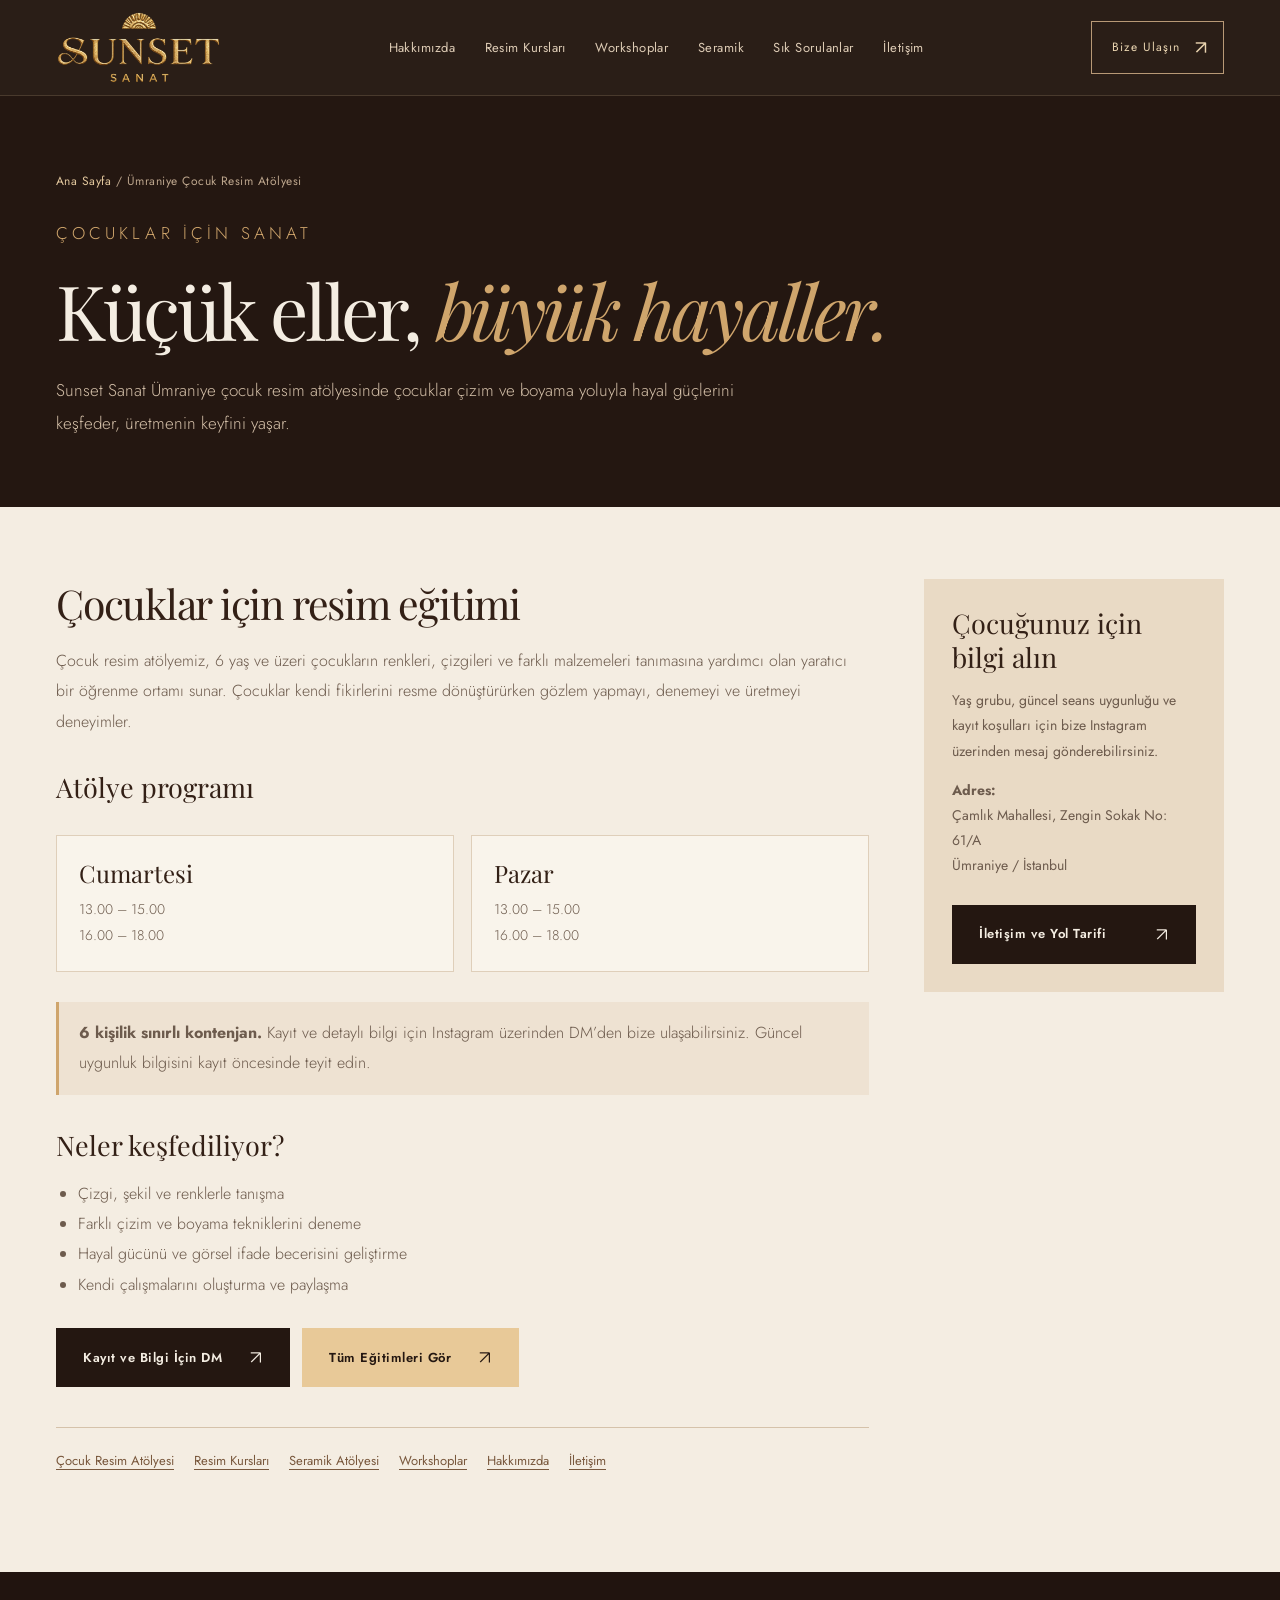
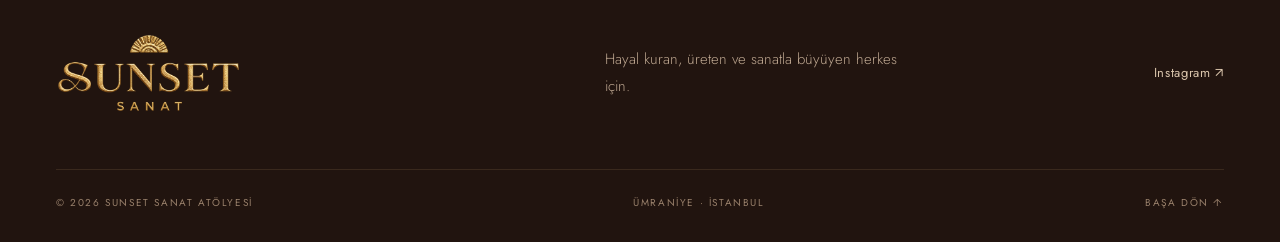
<file: cocuk-resim-kursu.html>
<!doctype html>
<html lang="tr">
<head>
<meta charset="utf-8">
<meta name="viewport" content="width=device-width, initial-scale=1">
<title>Ümraniye Çocuk Resim Atölyesi | Sunset Sanat</title>
<meta name="description" content="Ümraniye çocuk resim atölyesi: 6 yaş ve üzeri çocuklar için çizim, boyama ve yaratıcılığı destekleyen sanat çalışmaları. Program ve kayıt için Sunset Sanat'a ulaşın.">
<meta name="robots" content="index, follow, max-image-preview:large">
<link rel="canonical" href="https://www.sunsetsanat.com/cocuk-resim-kursu.html">
<meta name="theme-color" content="#241711">
<link rel="icon" type="image/svg+xml" href="assets/favicon.svg">
<link rel="preconnect" href="https://fonts.googleapis.com">
<link rel="preconnect" href="https://fonts.gstatic.com" crossorigin>
<link href="https://fonts.googleapis.com/css2?family=DM+Sans:wght@400;500;600;700&family=Jost:wght@300;400;500;600;700&family=Playfair+Display:ital,wght@0,400;0,500;1,400;1,500&display=swap" rel="stylesheet">
<link rel="stylesheet" href="styles.css">
<link rel="stylesheet" href="sayfalar.css">
<script type="application/ld+json">{"@context":"https://schema.org","@type":"BreadcrumbList","itemListElement":[{"@type":"ListItem","position":1,"name":"Ana Sayfa","item":"https://www.sunsetsanat.com/"},{"@type":"ListItem","position":2,"name":"Ümraniye Çocuk Resim Atölyesi","item":"https://www.sunsetsanat.com/cocuk-resim-kursu.html"}]}</script>
</head>
<body>
<a class="skip-link" href="#icerik">İçeriğe geç</a>
<header class="site-header" id="ust"><div class="container header-inner">
<a class="brand" href="index.html" aria-label="Sunset Sanat ana sayfa"><img src="assets/logo-sunset.png" alt="Sunset Sanat" width="162" height="71"></a>
<nav class="main-nav" id="main-nav" aria-label="Ana menü">
<a href="hakkimizda.html">Hakkımızda</a><a href="resim-kurslari.html">Resim Kursları</a><a href="workshoplar.html">Workshoplar</a><a href="seramik-atolyesi.html">Seramik</a><a href="index.html#sss">Sık Sorulanlar</a><a href="iletisim.html">İletişim</a>
</nav>
<a class="header-cta" href="https://www.instagram.com/sunsetsanatatolyesi/" target="_blank" rel="noopener noreferrer">Bize Ulaşın <span aria-hidden="true">↗</span></a>
<button class="menu-toggle" type="button" aria-expanded="false" aria-controls="main-nav" aria-label="Menüyü aç"><span></span><span></span><span></span></button>
</div></header>
<main id="icerik">
<section class="inner-hero"><div class="container">
<div class="breadcrumbs"><a href="index.html">Ana Sayfa</a> / Ümraniye Çocuk Resim Atölyesi</div>
<p class="overline">ÇOCUKLAR İÇİN SANAT</p><h1>Küçük eller, <em>büyük hayaller.</em></h1><p>Sunset Sanat Ümraniye çocuk resim atölyesinde çocuklar çizim ve boyama yoluyla hayal güçlerini keşfeder, üretmenin keyfini yaşar.</p>
</div></section>
<section class="inner-content"><div class="container inner-layout">
<article class="inner-main"><h2>Çocuklar için resim eğitimi</h2><p>Çocuk resim atölyemiz, 6 yaş ve üzeri çocukların renkleri, çizgileri ve farklı malzemeleri tanımasına yardımcı olan yaratıcı bir öğrenme ortamı sunar. Çocuklar kendi fikirlerini resme dönüştürürken gözlem yapmayı, denemeyi ve üretmeyi deneyimler.</p><h3>Atölye programı</h3><div class="inner-cards"><div class="inner-card"><h3>Cumartesi</h3><p>13.00 – 15.00<br>16.00 – 18.00</p></div><div class="inner-card"><h3>Pazar</h3><p>13.00 – 15.00<br>16.00 – 18.00</p></div></div><div class="inner-note"><p><strong>6 kişilik sınırlı kontenjan.</strong> Kayıt ve detaylı bilgi için Instagram üzerinden DM’den bize ulaşabilirsiniz. Güncel uygunluk bilgisini kayıt öncesinde teyit edin.</p></div><h3>Neler keşfediliyor?</h3><ul><li>Çizgi, şekil ve renklerle tanışma</li><li>Farklı çizim ve boyama tekniklerini deneme</li><li>Hayal gücünü ve görsel ifade becerisini geliştirme</li><li>Kendi çalışmalarını oluşturma ve paylaşma</li></ul>
<div class="inner-actions"><a class="button button-dark" href="https://www.instagram.com/sunsetsanatatolyesi/" target="_blank" rel="noopener noreferrer">Kayıt ve Bilgi İçin DM <span>↗</span></a><a class="button button-gold" href="index.html#egitimler">Tüm Eğitimleri Gör <span>↗</span></a></div>
<div class="inner-footer-links"><a href="cocuk-resim-kursu.html">Çocuk Resim Atölyesi</a><a href="resim-kurslari.html">Resim Kursları</a><a href="seramik-atolyesi.html">Seramik Atölyesi</a><a href="workshoplar.html">Workshoplar</a><a href="hakkimizda.html">Hakkımızda</a><a href="iletisim.html">İletişim</a></div>
</article>
<aside class="inner-aside"><h2>Çocuğunuz için bilgi alın</h2><p>Yaş grubu, güncel seans uygunluğu ve kayıt koşulları için bize Instagram üzerinden mesaj gönderebilirsiniz.</p><p><strong>Adres:</strong><br>Çamlık Mahallesi, Zengin Sokak No: 61/A<br>Ümraniye / İstanbul</p><a class="button button-dark" href="index.html#iletisim">İletişim ve Yol Tarifi <span>↗</span></a></aside>
</div></section></main><footer class="footer"><div class="container"><div class="footer-top"><a href="index.html"><img src="assets/logo-sunset.png" width="185" height="82" alt="Sunset Sanat"></a><p>Hayal kuran, üreten ve sanatla büyüyen herkes için.</p><a class="footer-instagram" href="https://www.instagram.com/sunsetsanatatolyesi/" target="_blank" rel="noopener noreferrer">Instagram ↗</a></div><div class="footer-bottom"><span>© 2026 SUNSET SANAT ATÖLYESİ</span><span>ÜMRANİYE · İSTANBUL</span><a href="#ust">BAŞA DÖN ↑</a></div></div></footer>
<script>
const toggle=document.querySelector('.menu-toggle'),nav=document.querySelector('.main-nav');
if(toggle&&nav){toggle.addEventListener('click',()=>{const open=toggle.getAttribute('aria-expanded')!=='true';toggle.setAttribute('aria-expanded',String(open));nav.classList.toggle('is-open',open);});}
</script>
</body></html>
</file>
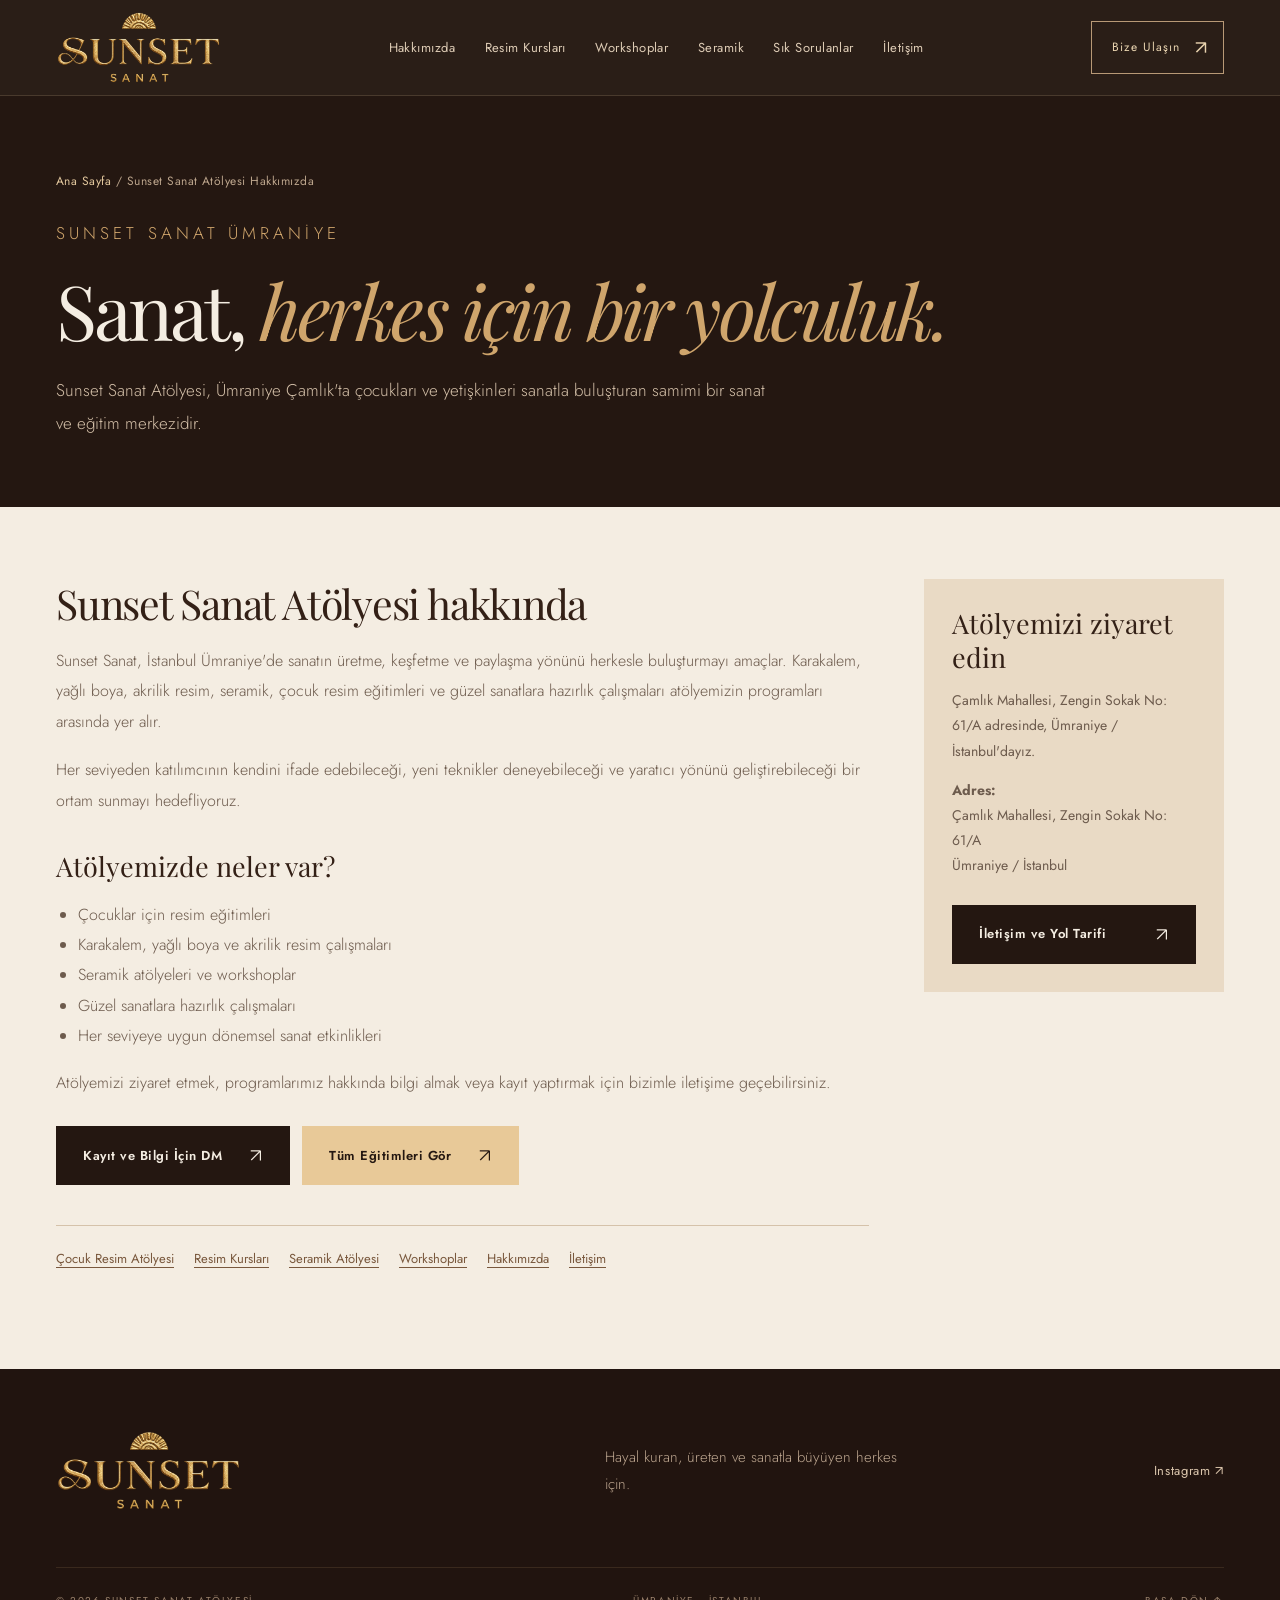
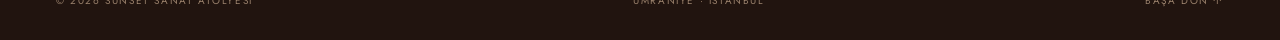
<file: hakkimizda.html>
<!doctype html>
<html lang="tr">
<head>
<meta charset="utf-8">
<meta name="viewport" content="width=device-width, initial-scale=1">
<title>Sunset Sanat Atölyesi Hakkımızda | Sunset Sanat</title>
<meta name="description" content="Sunset Sanat Atölyesi, İstanbul Ümraniye Çamlık'ta resim, seramik, çocuk sanat eğitimleri ve yaratıcı workshoplar sunan sanat ve eğitim merkezidir.">
<meta name="robots" content="index, follow, max-image-preview:large">
<link rel="canonical" href="https://www.sunsetsanat.com/hakkimizda.html">
<meta name="theme-color" content="#241711">
<link rel="icon" type="image/svg+xml" href="assets/favicon.svg">
<link rel="preconnect" href="https://fonts.googleapis.com">
<link rel="preconnect" href="https://fonts.gstatic.com" crossorigin>
<link href="https://fonts.googleapis.com/css2?family=DM+Sans:wght@400;500;600;700&family=Jost:wght@300;400;500;600;700&family=Playfair+Display:ital,wght@0,400;0,500;1,400;1,500&display=swap" rel="stylesheet">
<link rel="stylesheet" href="styles.css">
<link rel="stylesheet" href="sayfalar.css">
<script type="application/ld+json">{"@context":"https://schema.org","@type":"BreadcrumbList","itemListElement":[{"@type":"ListItem","position":1,"name":"Ana Sayfa","item":"https://www.sunsetsanat.com/"},{"@type":"ListItem","position":2,"name":"Sunset Sanat Atölyesi Hakkımızda","item":"https://www.sunsetsanat.com/hakkimizda.html"}]}</script>
</head>
<body>
<a class="skip-link" href="#icerik">İçeriğe geç</a>
<header class="site-header" id="ust"><div class="container header-inner">
<a class="brand" href="index.html" aria-label="Sunset Sanat ana sayfa"><img src="assets/logo-sunset.png" alt="Sunset Sanat" width="162" height="71"></a>
<nav class="main-nav" id="main-nav" aria-label="Ana menü">
<a href="hakkimizda.html">Hakkımızda</a><a href="resim-kurslari.html">Resim Kursları</a><a href="workshoplar.html">Workshoplar</a><a href="seramik-atolyesi.html">Seramik</a><a href="index.html#sss">Sık Sorulanlar</a><a href="iletisim.html">İletişim</a>
</nav>
<a class="header-cta" href="https://www.instagram.com/sunsetsanatatolyesi/" target="_blank" rel="noopener noreferrer">Bize Ulaşın <span aria-hidden="true">↗</span></a>
<button class="menu-toggle" type="button" aria-expanded="false" aria-controls="main-nav" aria-label="Menüyü aç"><span></span><span></span><span></span></button>
</div></header>
<main id="icerik">
<section class="inner-hero"><div class="container">
<div class="breadcrumbs"><a href="index.html">Ana Sayfa</a> / Sunset Sanat Atölyesi Hakkımızda</div>
<p class="overline">SUNSET SANAT ÜMRANİYE</p><h1>Sanat, <em>herkes için bir yolculuk.</em></h1><p>Sunset Sanat Atölyesi, Ümraniye Çamlık'ta çocukları ve yetişkinleri sanatla buluşturan samimi bir sanat ve eğitim merkezidir.</p>
</div></section>
<section class="inner-content"><div class="container inner-layout">
<article class="inner-main"><h2>Sunset Sanat Atölyesi hakkında</h2><p>Sunset Sanat, İstanbul Ümraniye'de sanatın üretme, keşfetme ve paylaşma yönünü herkesle buluşturmayı amaçlar. Karakalem, yağlı boya, akrilik resim, seramik, çocuk resim eğitimleri ve güzel sanatlara hazırlık çalışmaları atölyemizin programları arasında yer alır.</p><p>Her seviyeden katılımcının kendini ifade edebileceği, yeni teknikler deneyebileceği ve yaratıcı yönünü geliştirebileceği bir ortam sunmayı hedefliyoruz.</p><h3>Atölyemizde neler var?</h3><ul><li>Çocuklar için resim eğitimleri</li><li>Karakalem, yağlı boya ve akrilik resim çalışmaları</li><li>Seramik atölyeleri ve workshoplar</li><li>Güzel sanatlara hazırlık çalışmaları</li><li>Her seviyeye uygun dönemsel sanat etkinlikleri</li></ul><p>Atölyemizi ziyaret etmek, programlarımız hakkında bilgi almak veya kayıt yaptırmak için bizimle iletişime geçebilirsiniz.</p>
<div class="inner-actions"><a class="button button-dark" href="https://www.instagram.com/sunsetsanatatolyesi/" target="_blank" rel="noopener noreferrer">Kayıt ve Bilgi İçin DM <span>↗</span></a><a class="button button-gold" href="index.html#egitimler">Tüm Eğitimleri Gör <span>↗</span></a></div>
<div class="inner-footer-links"><a href="cocuk-resim-kursu.html">Çocuk Resim Atölyesi</a><a href="resim-kurslari.html">Resim Kursları</a><a href="seramik-atolyesi.html">Seramik Atölyesi</a><a href="workshoplar.html">Workshoplar</a><a href="hakkimizda.html">Hakkımızda</a><a href="iletisim.html">İletişim</a></div>
</article>
<aside class="inner-aside"><h2>Atölyemizi ziyaret edin</h2><p>Çamlık Mahallesi, Zengin Sokak No: 61/A adresinde, Ümraniye / İstanbul'dayız.</p><p><strong>Adres:</strong><br>Çamlık Mahallesi, Zengin Sokak No: 61/A<br>Ümraniye / İstanbul</p><a class="button button-dark" href="index.html#iletisim">İletişim ve Yol Tarifi <span>↗</span></a></aside>
</div></section></main><footer class="footer"><div class="container"><div class="footer-top"><a href="index.html"><img src="assets/logo-sunset.png" width="185" height="82" alt="Sunset Sanat"></a><p>Hayal kuran, üreten ve sanatla büyüyen herkes için.</p><a class="footer-instagram" href="https://www.instagram.com/sunsetsanatatolyesi/" target="_blank" rel="noopener noreferrer">Instagram ↗</a></div><div class="footer-bottom"><span>© 2026 SUNSET SANAT ATÖLYESİ</span><span>ÜMRANİYE · İSTANBUL</span><a href="#ust">BAŞA DÖN ↑</a></div></div></footer>
<script>
const toggle=document.querySelector('.menu-toggle'),nav=document.querySelector('.main-nav');
if(toggle&&nav){toggle.addEventListener('click',()=>{const open=toggle.getAttribute('aria-expanded')!=='true';toggle.setAttribute('aria-expanded',String(open));nav.classList.toggle('is-open',open);});}
</script>
</body></html>
</file>
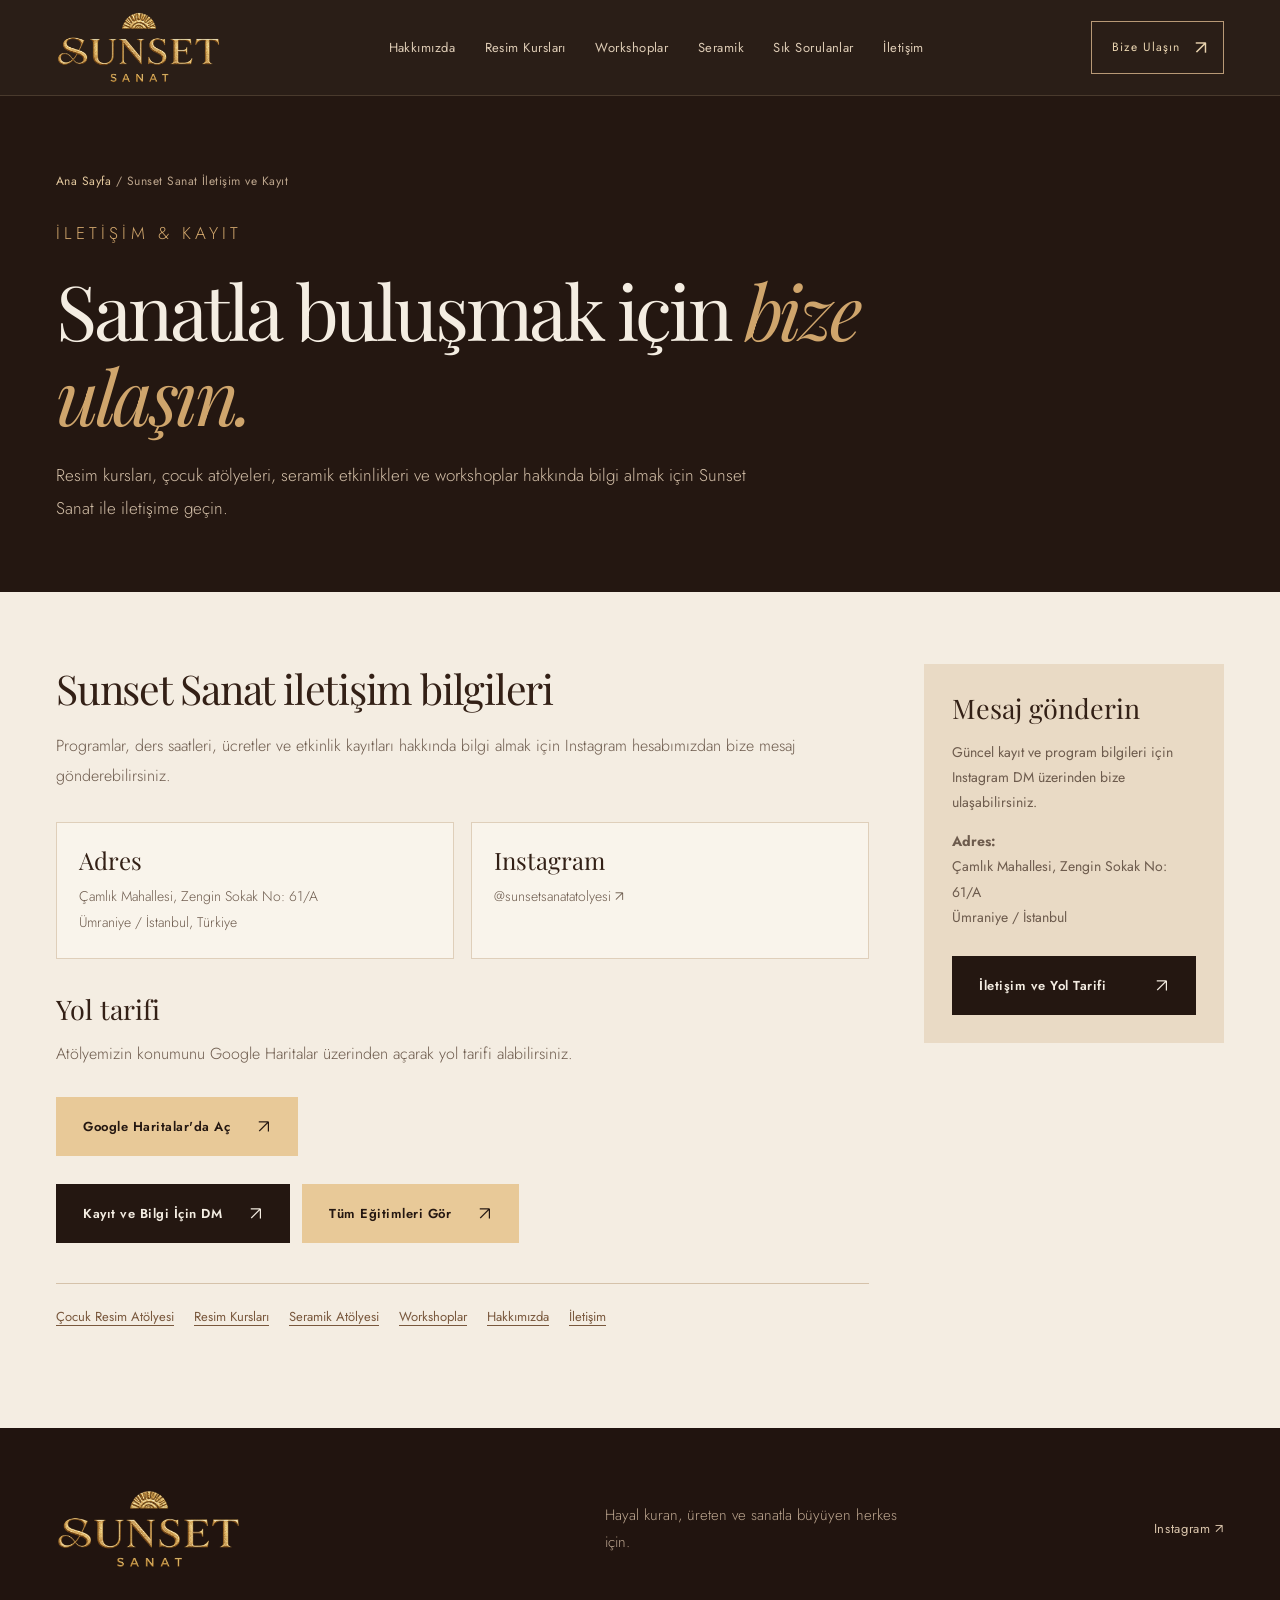
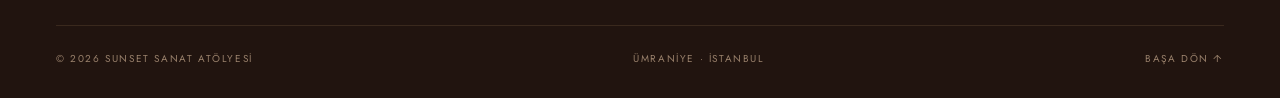
<file: iletisim.html>
<!doctype html>
<html lang="tr">
<head>
<meta charset="utf-8">
<meta name="viewport" content="width=device-width, initial-scale=1">
<title>Sunset Sanat İletişim ve Kayıt | Sunset Sanat</title>
<meta name="description" content="Sunset Sanat Atölyesi iletişim ve kayıt bilgileri. Çamlık Mahallesi Zengin Sokak 61/A, Ümraniye İstanbul. Program ve workshoplar için Instagram DM.">
<meta name="robots" content="index, follow, max-image-preview:large">
<link rel="canonical" href="https://www.sunsetsanat.com/iletisim.html">
<meta name="theme-color" content="#241711">
<link rel="icon" type="image/svg+xml" href="assets/favicon.svg">
<link rel="preconnect" href="https://fonts.googleapis.com">
<link rel="preconnect" href="https://fonts.gstatic.com" crossorigin>
<link href="https://fonts.googleapis.com/css2?family=DM+Sans:wght@400;500;600;700&family=Jost:wght@300;400;500;600;700&family=Playfair+Display:ital,wght@0,400;0,500;1,400;1,500&display=swap" rel="stylesheet">
<link rel="stylesheet" href="styles.css">
<link rel="stylesheet" href="sayfalar.css">
<script type="application/ld+json">{"@context":"https://schema.org","@type":"BreadcrumbList","itemListElement":[{"@type":"ListItem","position":1,"name":"Ana Sayfa","item":"https://www.sunsetsanat.com/"},{"@type":"ListItem","position":2,"name":"Sunset Sanat İletişim ve Kayıt","item":"https://www.sunsetsanat.com/iletisim.html"}]}</script>
</head>
<body>
<a class="skip-link" href="#icerik">İçeriğe geç</a>
<header class="site-header" id="ust"><div class="container header-inner">
<a class="brand" href="index.html" aria-label="Sunset Sanat ana sayfa"><img src="assets/logo-sunset.png" alt="Sunset Sanat" width="162" height="71"></a>
<nav class="main-nav" id="main-nav" aria-label="Ana menü">
<a href="hakkimizda.html">Hakkımızda</a><a href="resim-kurslari.html">Resim Kursları</a><a href="workshoplar.html">Workshoplar</a><a href="seramik-atolyesi.html">Seramik</a><a href="index.html#sss">Sık Sorulanlar</a><a href="iletisim.html">İletişim</a>
</nav>
<a class="header-cta" href="https://www.instagram.com/sunsetsanatatolyesi/" target="_blank" rel="noopener noreferrer">Bize Ulaşın <span aria-hidden="true">↗</span></a>
<button class="menu-toggle" type="button" aria-expanded="false" aria-controls="main-nav" aria-label="Menüyü aç"><span></span><span></span><span></span></button>
</div></header>
<main id="icerik">
<section class="inner-hero"><div class="container">
<div class="breadcrumbs"><a href="index.html">Ana Sayfa</a> / Sunset Sanat İletişim ve Kayıt</div>
<p class="overline">İLETİŞİM & KAYIT</p><h1>Sanatla buluşmak için <em>bize ulaşın.</em></h1><p>Resim kursları, çocuk atölyeleri, seramik etkinlikleri ve workshoplar hakkında bilgi almak için Sunset Sanat ile iletişime geçin.</p>
</div></section>
<section class="inner-content"><div class="container inner-layout">
<article class="inner-main"><h2>Sunset Sanat iletişim bilgileri</h2><p>Programlar, ders saatleri, ücretler ve etkinlik kayıtları hakkında bilgi almak için Instagram hesabımızdan bize mesaj gönderebilirsiniz.</p><div class="inner-cards"><div class="inner-card"><h3>Adres</h3><p>Çamlık Mahallesi, Zengin Sokak No: 61/A<br>Ümraniye / İstanbul, Türkiye</p></div><div class="inner-card"><h3>Instagram</h3><p><a href="https://www.instagram.com/sunsetsanatatolyesi/" target="_blank" rel="noopener noreferrer">@sunsetsanatatolyesi ↗</a></p></div></div><h3>Yol tarifi</h3><p>Atölyemizin konumunu Google Haritalar üzerinden açarak yol tarifi alabilirsiniz.</p><div class="inner-actions"><a class="button button-gold" href="https://www.google.com/maps/search/?api=1&query=%C3%87aml%C4%B1k%20Mahallesi%20Zengin%20Sokak%2061%2FA%20%C3%9Cmraniye%20%C4%B0stanbul" target="_blank" rel="noopener noreferrer">Google Haritalar'da Aç <span>↗</span></a></div>
<div class="inner-actions"><a class="button button-dark" href="https://www.instagram.com/sunsetsanatatolyesi/" target="_blank" rel="noopener noreferrer">Kayıt ve Bilgi İçin DM <span>↗</span></a><a class="button button-gold" href="index.html#egitimler">Tüm Eğitimleri Gör <span>↗</span></a></div>
<div class="inner-footer-links"><a href="cocuk-resim-kursu.html">Çocuk Resim Atölyesi</a><a href="resim-kurslari.html">Resim Kursları</a><a href="seramik-atolyesi.html">Seramik Atölyesi</a><a href="workshoplar.html">Workshoplar</a><a href="hakkimizda.html">Hakkımızda</a><a href="iletisim.html">İletişim</a></div>
</article>
<aside class="inner-aside"><h2>Mesaj gönderin</h2><p>Güncel kayıt ve program bilgileri için Instagram DM üzerinden bize ulaşabilirsiniz.</p><p><strong>Adres:</strong><br>Çamlık Mahallesi, Zengin Sokak No: 61/A<br>Ümraniye / İstanbul</p><a class="button button-dark" href="index.html#iletisim">İletişim ve Yol Tarifi <span>↗</span></a></aside>
</div></section></main><footer class="footer"><div class="container"><div class="footer-top"><a href="index.html"><img src="assets/logo-sunset.png" width="185" height="82" alt="Sunset Sanat"></a><p>Hayal kuran, üreten ve sanatla büyüyen herkes için.</p><a class="footer-instagram" href="https://www.instagram.com/sunsetsanatatolyesi/" target="_blank" rel="noopener noreferrer">Instagram ↗</a></div><div class="footer-bottom"><span>© 2026 SUNSET SANAT ATÖLYESİ</span><span>ÜMRANİYE · İSTANBUL</span><a href="#ust">BAŞA DÖN ↑</a></div></div></footer>
<script>
const toggle=document.querySelector('.menu-toggle'),nav=document.querySelector('.main-nav');
if(toggle&&nav){toggle.addEventListener('click',()=>{const open=toggle.getAttribute('aria-expanded')!=='true';toggle.setAttribute('aria-expanded',String(open));nav.classList.toggle('is-open',open);});}
</script>
</body></html>
</file>
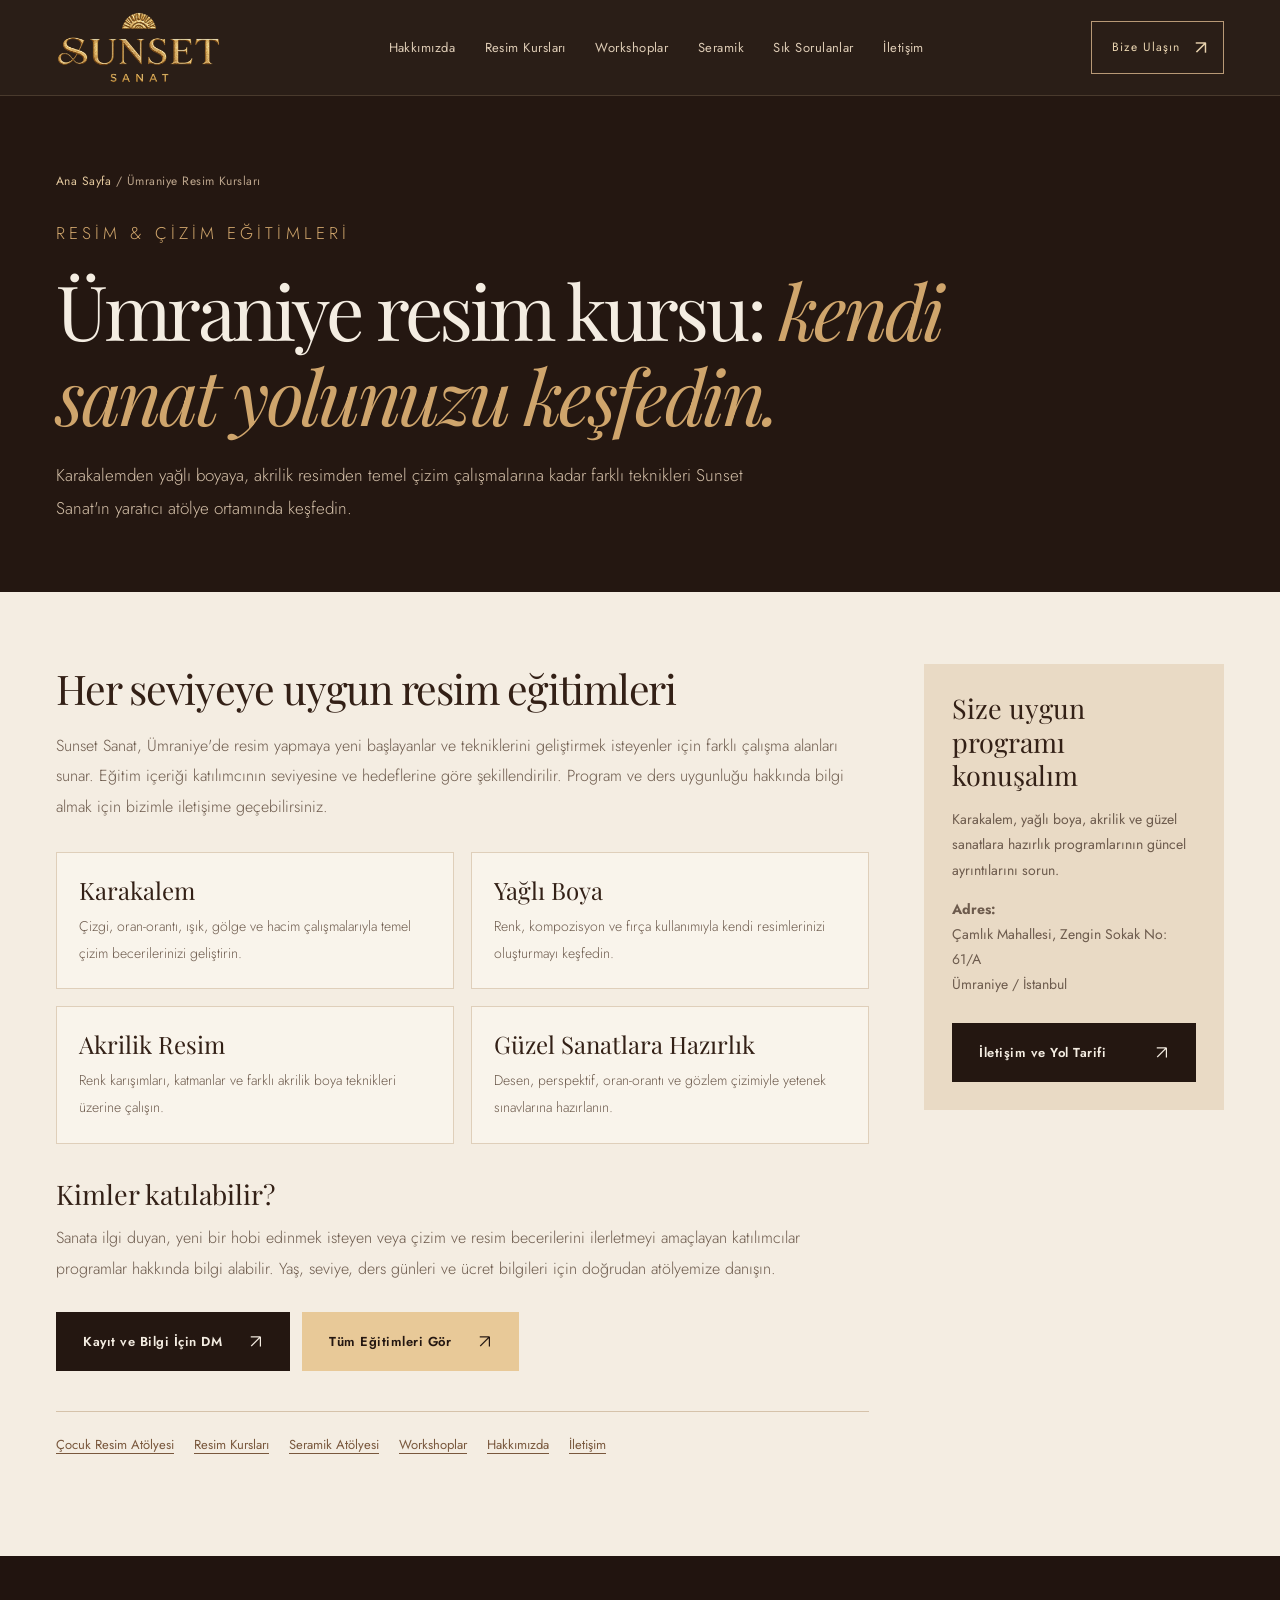
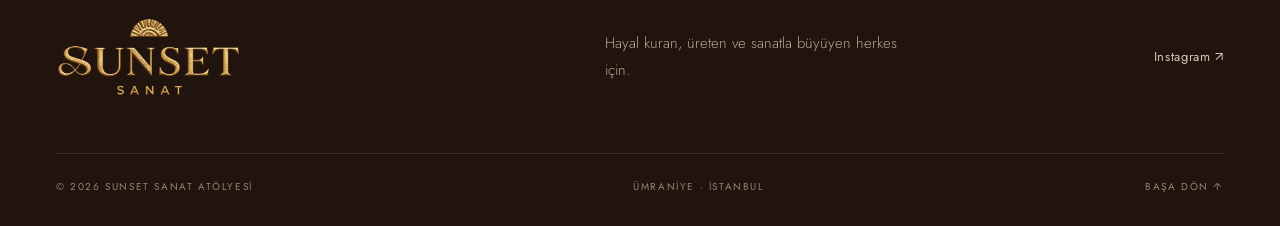
<file: resim-kurslari.html>
<!doctype html>
<html lang="tr">
<head>
<meta charset="utf-8">
<meta name="viewport" content="width=device-width, initial-scale=1">
<title>Ümraniye Resim Kursları | Sunset Sanat</title>
<meta name="description" content="Ümraniye resim kursu arayanlar için karakalem, yağlı boya ve akrilik resim eğitimleri. Yeni başlayanlara ve kendini geliştirmek isteyenlere Sunset Sanat Atölyesi.">
<meta name="robots" content="index, follow, max-image-preview:large">
<link rel="canonical" href="https://www.sunsetsanat.com/resim-kurslari.html">
<meta name="theme-color" content="#241711">
<link rel="icon" type="image/svg+xml" href="assets/favicon.svg">
<link rel="preconnect" href="https://fonts.googleapis.com">
<link rel="preconnect" href="https://fonts.gstatic.com" crossorigin>
<link href="https://fonts.googleapis.com/css2?family=DM+Sans:wght@400;500;600;700&family=Jost:wght@300;400;500;600;700&family=Playfair+Display:ital,wght@0,400;0,500;1,400;1,500&display=swap" rel="stylesheet">
<link rel="stylesheet" href="styles.css">
<link rel="stylesheet" href="sayfalar.css">
<script type="application/ld+json">{"@context":"https://schema.org","@type":"BreadcrumbList","itemListElement":[{"@type":"ListItem","position":1,"name":"Ana Sayfa","item":"https://www.sunsetsanat.com/"},{"@type":"ListItem","position":2,"name":"Ümraniye Resim Kursları","item":"https://www.sunsetsanat.com/resim-kurslari.html"}]}</script>
</head>
<body>
<a class="skip-link" href="#icerik">İçeriğe geç</a>
<header class="site-header" id="ust"><div class="container header-inner">
<a class="brand" href="index.html" aria-label="Sunset Sanat ana sayfa"><img src="assets/logo-sunset.png" alt="Sunset Sanat" width="162" height="71"></a>
<nav class="main-nav" id="main-nav" aria-label="Ana menü">
<a href="hakkimizda.html">Hakkımızda</a><a href="resim-kurslari.html">Resim Kursları</a><a href="workshoplar.html">Workshoplar</a><a href="seramik-atolyesi.html">Seramik</a><a href="index.html#sss">Sık Sorulanlar</a><a href="iletisim.html">İletişim</a>
</nav>
<a class="header-cta" href="https://www.instagram.com/sunsetsanatatolyesi/" target="_blank" rel="noopener noreferrer">Bize Ulaşın <span aria-hidden="true">↗</span></a>
<button class="menu-toggle" type="button" aria-expanded="false" aria-controls="main-nav" aria-label="Menüyü aç"><span></span><span></span><span></span></button>
</div></header>
<main id="icerik">
<section class="inner-hero"><div class="container">
<div class="breadcrumbs"><a href="index.html">Ana Sayfa</a> / Ümraniye Resim Kursları</div>
<p class="overline">RESİM & ÇİZİM EĞİTİMLERİ</p><h1>Ümraniye resim kursu: <em>kendi sanat yolunuzu keşfedin.</em></h1><p>Karakalemden yağlı boyaya, akrilik resimden temel çizim çalışmalarına kadar farklı teknikleri Sunset Sanat'ın yaratıcı atölye ortamında keşfedin.</p>
</div></section>
<section class="inner-content"><div class="container inner-layout">
<article class="inner-main"><h2>Her seviyeye uygun resim eğitimleri</h2><p>Sunset Sanat, Ümraniye'de resim yapmaya yeni başlayanlar ve tekniklerini geliştirmek isteyenler için farklı çalışma alanları sunar. Eğitim içeriği katılımcının seviyesine ve hedeflerine göre şekillendirilir. Program ve ders uygunluğu hakkında bilgi almak için bizimle iletişime geçebilirsiniz.</p><div class="inner-cards"><div class="inner-card"><h3>Karakalem</h3><p>Çizgi, oran-orantı, ışık, gölge ve hacim çalışmalarıyla temel çizim becerilerinizi geliştirin.</p></div><div class="inner-card"><h3>Yağlı Boya</h3><p>Renk, kompozisyon ve fırça kullanımıyla kendi resimlerinizi oluşturmayı keşfedin.</p></div><div class="inner-card"><h3>Akrilik Resim</h3><p>Renk karışımları, katmanlar ve farklı akrilik boya teknikleri üzerine çalışın.</p></div><div class="inner-card"><h3>Güzel Sanatlara Hazırlık</h3><p>Desen, perspektif, oran-orantı ve gözlem çizimiyle yetenek sınavlarına hazırlanın.</p></div></div><h3>Kimler katılabilir?</h3><p>Sanata ilgi duyan, yeni bir hobi edinmek isteyen veya çizim ve resim becerilerini ilerletmeyi amaçlayan katılımcılar programlar hakkında bilgi alabilir. Yaş, seviye, ders günleri ve ücret bilgileri için doğrudan atölyemize danışın.</p>
<div class="inner-actions"><a class="button button-dark" href="https://www.instagram.com/sunsetsanatatolyesi/" target="_blank" rel="noopener noreferrer">Kayıt ve Bilgi İçin DM <span>↗</span></a><a class="button button-gold" href="index.html#egitimler">Tüm Eğitimleri Gör <span>↗</span></a></div>
<div class="inner-footer-links"><a href="cocuk-resim-kursu.html">Çocuk Resim Atölyesi</a><a href="resim-kurslari.html">Resim Kursları</a><a href="seramik-atolyesi.html">Seramik Atölyesi</a><a href="workshoplar.html">Workshoplar</a><a href="hakkimizda.html">Hakkımızda</a><a href="iletisim.html">İletişim</a></div>
</article>
<aside class="inner-aside"><h2>Size uygun programı konuşalım</h2><p>Karakalem, yağlı boya, akrilik ve güzel sanatlara hazırlık programlarının güncel ayrıntılarını sorun.</p><p><strong>Adres:</strong><br>Çamlık Mahallesi, Zengin Sokak No: 61/A<br>Ümraniye / İstanbul</p><a class="button button-dark" href="index.html#iletisim">İletişim ve Yol Tarifi <span>↗</span></a></aside>
</div></section></main><footer class="footer"><div class="container"><div class="footer-top"><a href="index.html"><img src="assets/logo-sunset.png" width="185" height="82" alt="Sunset Sanat"></a><p>Hayal kuran, üreten ve sanatla büyüyen herkes için.</p><a class="footer-instagram" href="https://www.instagram.com/sunsetsanatatolyesi/" target="_blank" rel="noopener noreferrer">Instagram ↗</a></div><div class="footer-bottom"><span>© 2026 SUNSET SANAT ATÖLYESİ</span><span>ÜMRANİYE · İSTANBUL</span><a href="#ust">BAŞA DÖN ↑</a></div></div></footer>
<script>
const toggle=document.querySelector('.menu-toggle'),nav=document.querySelector('.main-nav');
if(toggle&&nav){toggle.addEventListener('click',()=>{const open=toggle.getAttribute('aria-expanded')!=='true';toggle.setAttribute('aria-expanded',String(open));nav.classList.toggle('is-open',open);});}
</script>
</body></html>
</file>
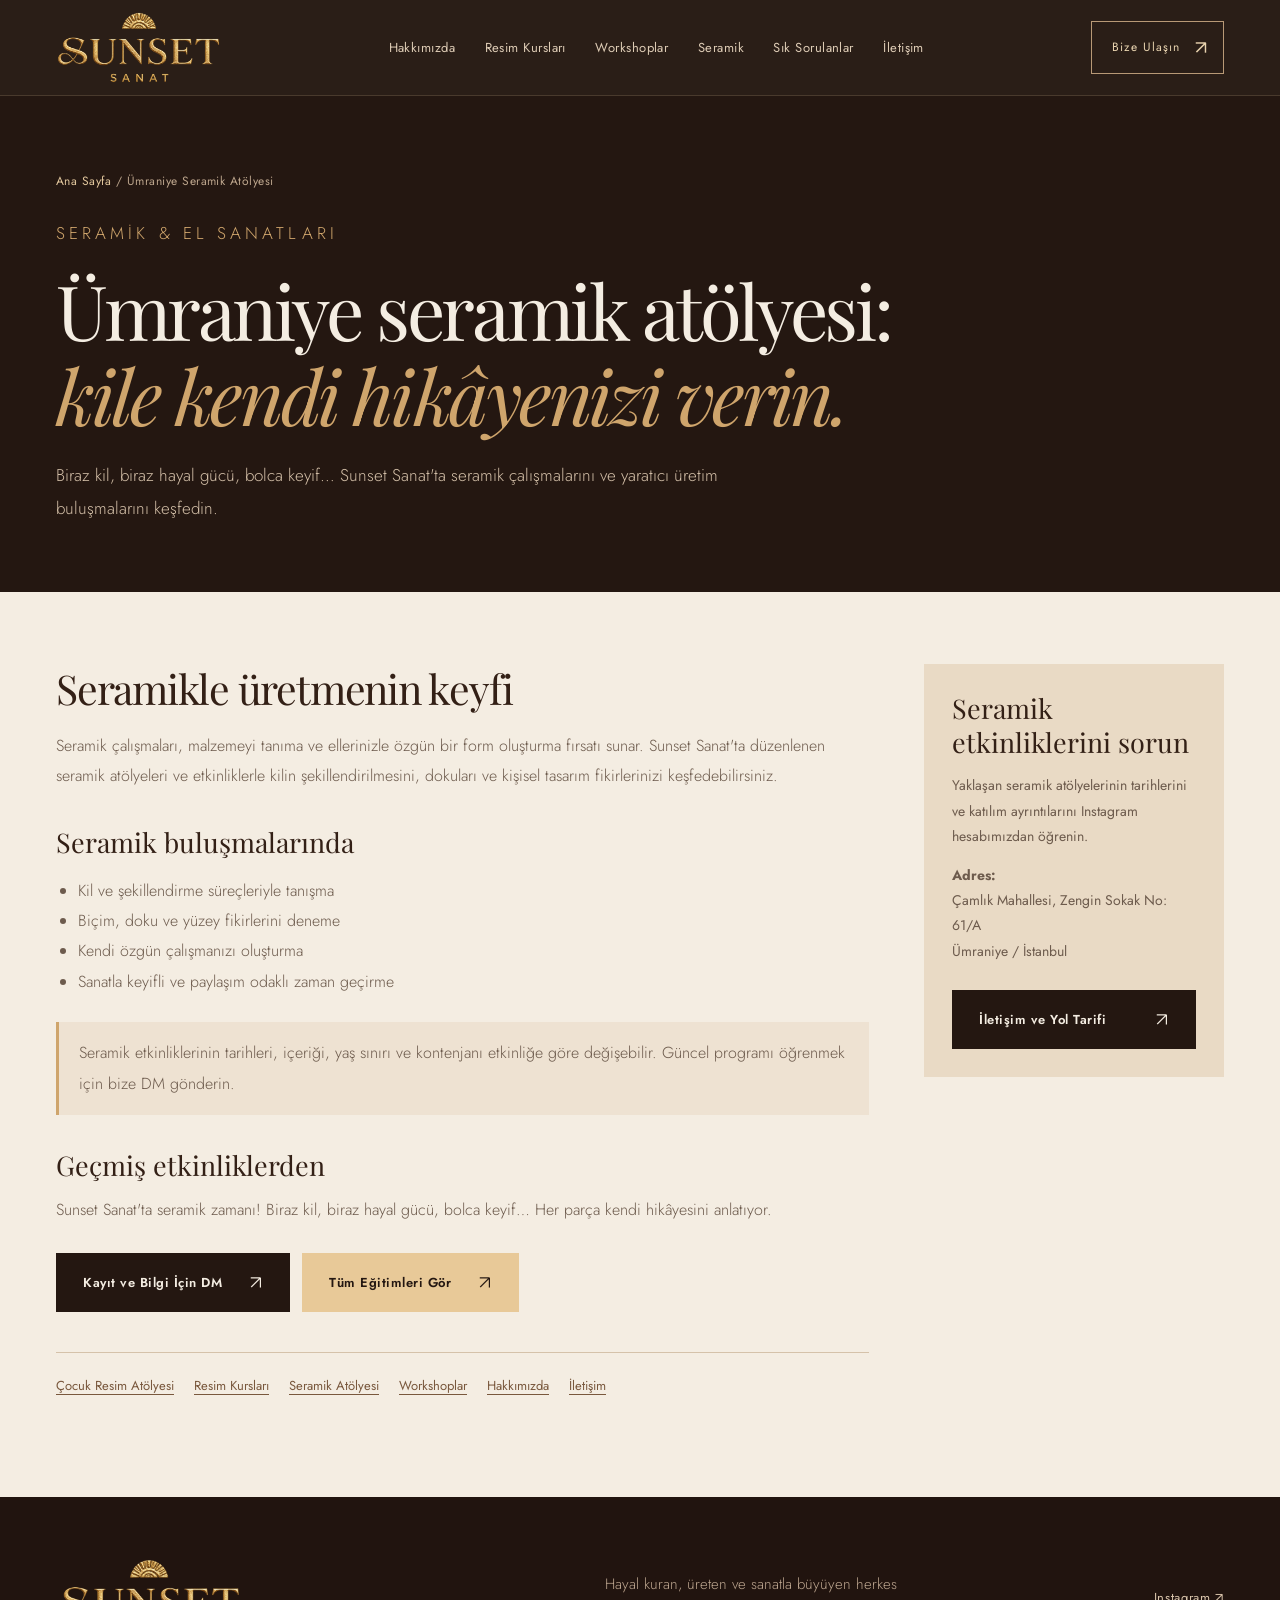
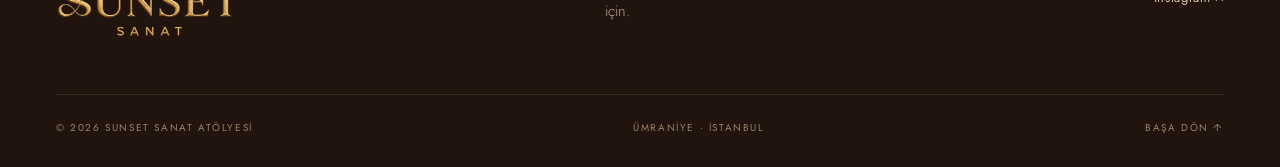
<file: seramik-atolyesi.html>
<!doctype html>
<html lang="tr">
<head>
<meta charset="utf-8">
<meta name="viewport" content="width=device-width, initial-scale=1">
<title>Ümraniye Seramik Atölyesi | Sunset Sanat</title>
<meta name="description" content="Ümraniye seramik atölyesi ve seramik workshop etkinlikleri. Sunset Sanat'ta kil, şekillendirme ve yaratıcı üretim buluşmaları hakkında bilgi alın.">
<meta name="robots" content="index, follow, max-image-preview:large">
<link rel="canonical" href="https://www.sunsetsanat.com/seramik-atolyesi.html">
<meta name="theme-color" content="#241711">
<link rel="icon" type="image/svg+xml" href="assets/favicon.svg">
<link rel="preconnect" href="https://fonts.googleapis.com">
<link rel="preconnect" href="https://fonts.gstatic.com" crossorigin>
<link href="https://fonts.googleapis.com/css2?family=DM+Sans:wght@400;500;600;700&family=Jost:wght@300;400;500;600;700&family=Playfair+Display:ital,wght@0,400;0,500;1,400;1,500&display=swap" rel="stylesheet">
<link rel="stylesheet" href="styles.css">
<link rel="stylesheet" href="sayfalar.css">
<script type="application/ld+json">{"@context":"https://schema.org","@type":"BreadcrumbList","itemListElement":[{"@type":"ListItem","position":1,"name":"Ana Sayfa","item":"https://www.sunsetsanat.com/"},{"@type":"ListItem","position":2,"name":"Ümraniye Seramik Atölyesi","item":"https://www.sunsetsanat.com/seramik-atolyesi.html"}]}</script>
</head>
<body>
<a class="skip-link" href="#icerik">İçeriğe geç</a>
<header class="site-header" id="ust"><div class="container header-inner">
<a class="brand" href="index.html" aria-label="Sunset Sanat ana sayfa"><img src="assets/logo-sunset.png" alt="Sunset Sanat" width="162" height="71"></a>
<nav class="main-nav" id="main-nav" aria-label="Ana menü">
<a href="hakkimizda.html">Hakkımızda</a><a href="resim-kurslari.html">Resim Kursları</a><a href="workshoplar.html">Workshoplar</a><a href="seramik-atolyesi.html">Seramik</a><a href="index.html#sss">Sık Sorulanlar</a><a href="iletisim.html">İletişim</a>
</nav>
<a class="header-cta" href="https://www.instagram.com/sunsetsanatatolyesi/" target="_blank" rel="noopener noreferrer">Bize Ulaşın <span aria-hidden="true">↗</span></a>
<button class="menu-toggle" type="button" aria-expanded="false" aria-controls="main-nav" aria-label="Menüyü aç"><span></span><span></span><span></span></button>
</div></header>
<main id="icerik">
<section class="inner-hero"><div class="container">
<div class="breadcrumbs"><a href="index.html">Ana Sayfa</a> / Ümraniye Seramik Atölyesi</div>
<p class="overline">SERAMİK & EL SANATLARI</p><h1>Ümraniye seramik atölyesi: <em>kile kendi hikâyenizi verin.</em></h1><p>Biraz kil, biraz hayal gücü, bolca keyif… Sunset Sanat'ta seramik çalışmalarını ve yaratıcı üretim buluşmalarını keşfedin.</p>
</div></section>
<section class="inner-content"><div class="container inner-layout">
<article class="inner-main"><h2>Seramikle üretmenin keyfi</h2><p>Seramik çalışmaları, malzemeyi tanıma ve ellerinizle özgün bir form oluşturma fırsatı sunar. Sunset Sanat'ta düzenlenen seramik atölyeleri ve etkinliklerle kilin şekillendirilmesini, dokuları ve kişisel tasarım fikirlerinizi keşfedebilirsiniz.</p><h3>Seramik buluşmalarında</h3><ul><li>Kil ve şekillendirme süreçleriyle tanışma</li><li>Biçim, doku ve yüzey fikirlerini deneme</li><li>Kendi özgün çalışmanızı oluşturma</li><li>Sanatla keyifli ve paylaşım odaklı zaman geçirme</li></ul><div class="inner-note"><p>Seramik etkinliklerinin tarihleri, içeriği, yaş sınırı ve kontenjanı etkinliğe göre değişebilir. Güncel programı öğrenmek için bize DM gönderin.</p></div><h3>Geçmiş etkinliklerden</h3><p>Sunset Sanat'ta seramik zamanı! Biraz kil, biraz hayal gücü, bolca keyif… Her parça kendi hikâyesini anlatıyor.</p>
<div class="inner-actions"><a class="button button-dark" href="https://www.instagram.com/sunsetsanatatolyesi/" target="_blank" rel="noopener noreferrer">Kayıt ve Bilgi İçin DM <span>↗</span></a><a class="button button-gold" href="index.html#egitimler">Tüm Eğitimleri Gör <span>↗</span></a></div>
<div class="inner-footer-links"><a href="cocuk-resim-kursu.html">Çocuk Resim Atölyesi</a><a href="resim-kurslari.html">Resim Kursları</a><a href="seramik-atolyesi.html">Seramik Atölyesi</a><a href="workshoplar.html">Workshoplar</a><a href="hakkimizda.html">Hakkımızda</a><a href="iletisim.html">İletişim</a></div>
</article>
<aside class="inner-aside"><h2>Seramik etkinliklerini sorun</h2><p>Yaklaşan seramik atölyelerinin tarihlerini ve katılım ayrıntılarını Instagram hesabımızdan öğrenin.</p><p><strong>Adres:</strong><br>Çamlık Mahallesi, Zengin Sokak No: 61/A<br>Ümraniye / İstanbul</p><a class="button button-dark" href="index.html#iletisim">İletişim ve Yol Tarifi <span>↗</span></a></aside>
</div></section></main><footer class="footer"><div class="container"><div class="footer-top"><a href="index.html"><img src="assets/logo-sunset.png" width="185" height="82" alt="Sunset Sanat"></a><p>Hayal kuran, üreten ve sanatla büyüyen herkes için.</p><a class="footer-instagram" href="https://www.instagram.com/sunsetsanatatolyesi/" target="_blank" rel="noopener noreferrer">Instagram ↗</a></div><div class="footer-bottom"><span>© 2026 SUNSET SANAT ATÖLYESİ</span><span>ÜMRANİYE · İSTANBUL</span><a href="#ust">BAŞA DÖN ↑</a></div></div></footer>
<script>
const toggle=document.querySelector('.menu-toggle'),nav=document.querySelector('.main-nav');
if(toggle&&nav){toggle.addEventListener('click',()=>{const open=toggle.getAttribute('aria-expanded')!=='true';toggle.setAttribute('aria-expanded',String(open));nav.classList.toggle('is-open',open);});}
</script>
</body></html>
</file>
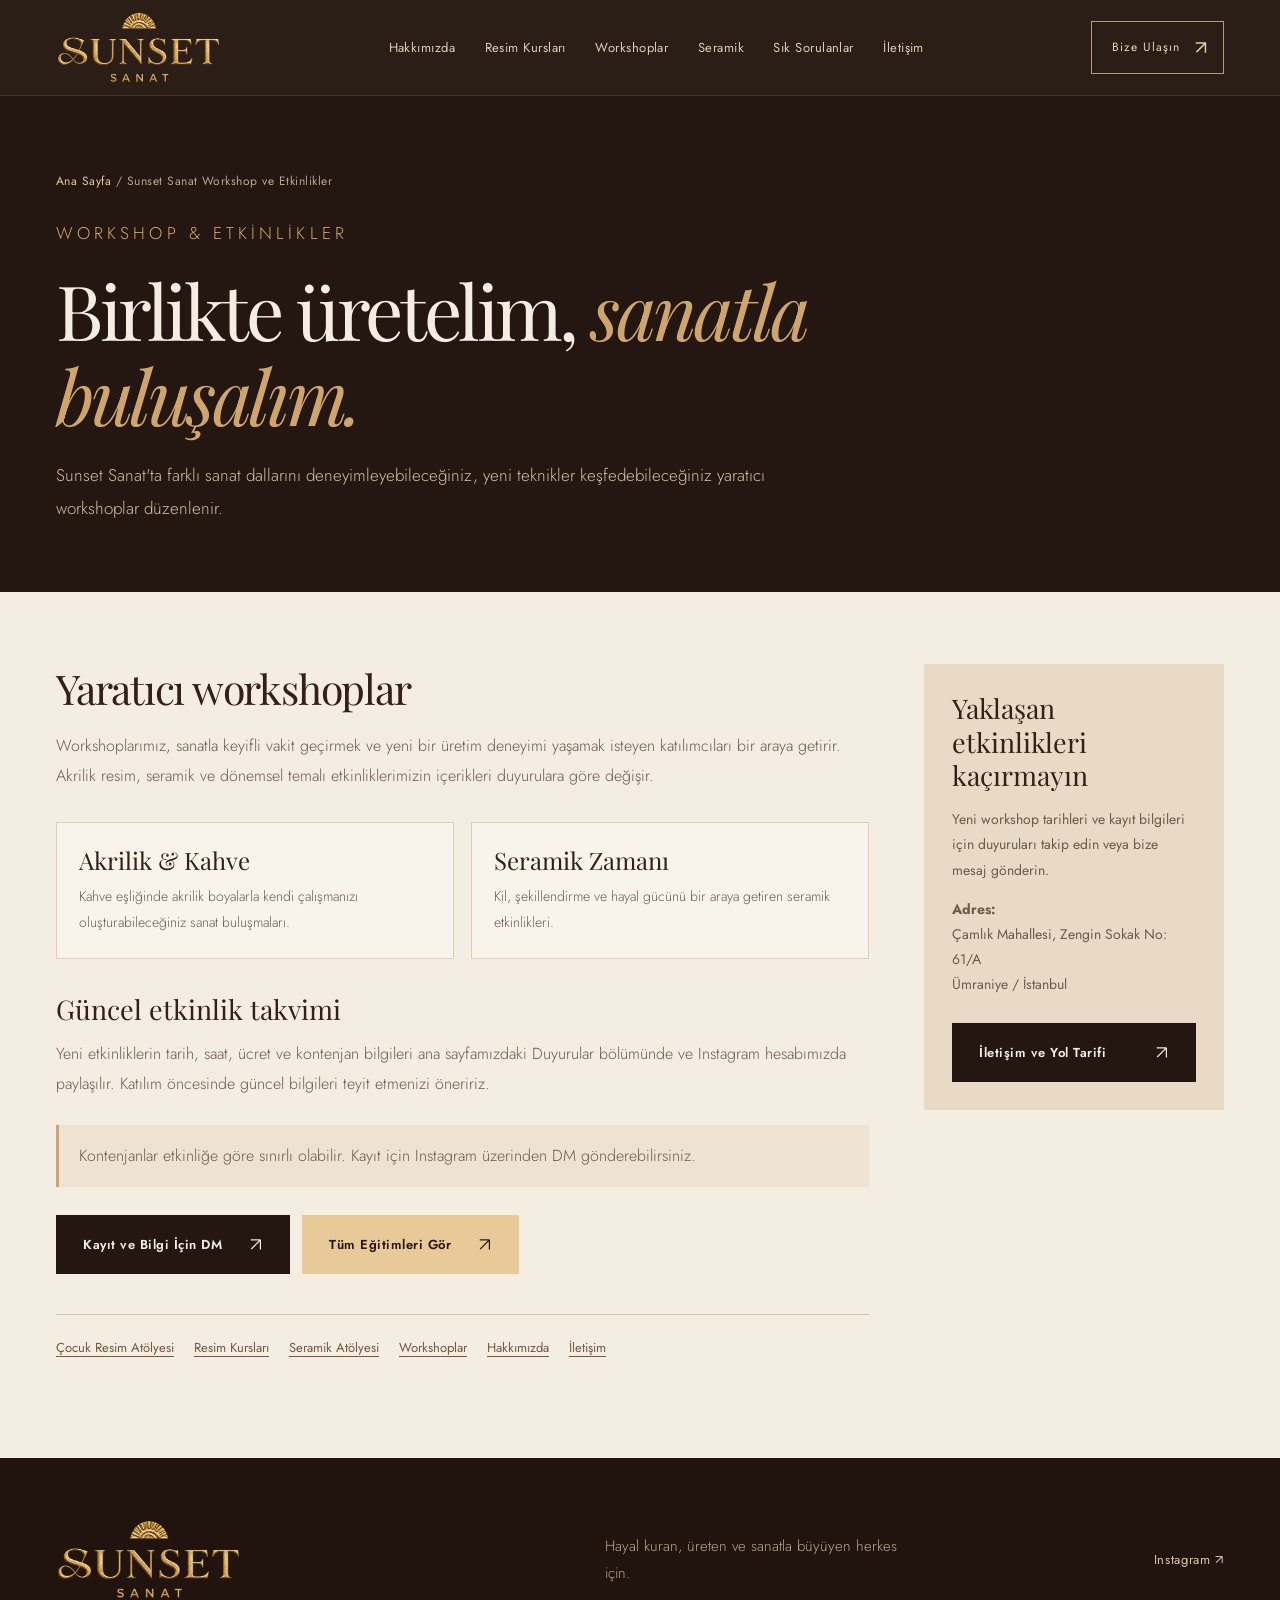
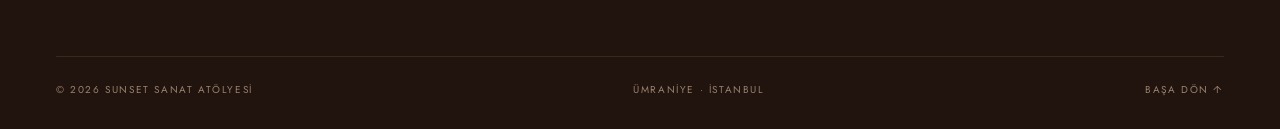
<file: workshoplar.html>
<!doctype html>
<html lang="tr">
<head>
<meta charset="utf-8">
<meta name="viewport" content="width=device-width, initial-scale=1">
<title>Sunset Sanat Workshop ve Etkinlikler | Sunset Sanat</title>
<meta name="description" content="Sunset Sanat Ümraniye workshop ve sanat etkinlikleri. Akrilik resim, kahve eşliğinde sanat buluşmaları ve farklı yaratıcı atölyeler için güncel duyuruları inceleyin.">
<meta name="robots" content="index, follow, max-image-preview:large">
<link rel="canonical" href="https://www.sunsetsanat.com/workshoplar.html">
<meta name="theme-color" content="#241711">
<link rel="icon" type="image/svg+xml" href="assets/favicon.svg">
<link rel="preconnect" href="https://fonts.googleapis.com">
<link rel="preconnect" href="https://fonts.gstatic.com" crossorigin>
<link href="https://fonts.googleapis.com/css2?family=DM+Sans:wght@400;500;600;700&family=Jost:wght@300;400;500;600;700&family=Playfair+Display:ital,wght@0,400;0,500;1,400;1,500&display=swap" rel="stylesheet">
<link rel="stylesheet" href="styles.css">
<link rel="stylesheet" href="sayfalar.css">
<script type="application/ld+json">{"@context":"https://schema.org","@type":"BreadcrumbList","itemListElement":[{"@type":"ListItem","position":1,"name":"Ana Sayfa","item":"https://www.sunsetsanat.com/"},{"@type":"ListItem","position":2,"name":"Sunset Sanat Workshop ve Etkinlikler","item":"https://www.sunsetsanat.com/workshoplar.html"}]}</script>
</head>
<body>
<a class="skip-link" href="#icerik">İçeriğe geç</a>
<header class="site-header" id="ust"><div class="container header-inner">
<a class="brand" href="index.html" aria-label="Sunset Sanat ana sayfa"><img src="assets/logo-sunset.png" alt="Sunset Sanat" width="162" height="71"></a>
<nav class="main-nav" id="main-nav" aria-label="Ana menü">
<a href="hakkimizda.html">Hakkımızda</a><a href="resim-kurslari.html">Resim Kursları</a><a href="workshoplar.html">Workshoplar</a><a href="seramik-atolyesi.html">Seramik</a><a href="index.html#sss">Sık Sorulanlar</a><a href="iletisim.html">İletişim</a>
</nav>
<a class="header-cta" href="https://www.instagram.com/sunsetsanatatolyesi/" target="_blank" rel="noopener noreferrer">Bize Ulaşın <span aria-hidden="true">↗</span></a>
<button class="menu-toggle" type="button" aria-expanded="false" aria-controls="main-nav" aria-label="Menüyü aç"><span></span><span></span><span></span></button>
</div></header>
<main id="icerik">
<section class="inner-hero"><div class="container">
<div class="breadcrumbs"><a href="index.html">Ana Sayfa</a> / Sunset Sanat Workshop ve Etkinlikler</div>
<p class="overline">WORKSHOP & ETKİNLİKLER</p><h1>Birlikte üretelim, <em>sanatla buluşalım.</em></h1><p>Sunset Sanat'ta farklı sanat dallarını deneyimleyebileceğiniz, yeni teknikler keşfedebileceğiniz yaratıcı workshoplar düzenlenir.</p>
</div></section>
<section class="inner-content"><div class="container inner-layout">
<article class="inner-main"><h2>Yaratıcı workshoplar</h2><p>Workshoplarımız, sanatla keyifli vakit geçirmek ve yeni bir üretim deneyimi yaşamak isteyen katılımcıları bir araya getirir. Akrilik resim, seramik ve dönemsel temalı etkinliklerimizin içerikleri duyurulara göre değişir.</p><div class="inner-cards"><div class="inner-card"><h3>Akrilik & Kahve</h3><p>Kahve eşliğinde akrilik boyalarla kendi çalışmanızı oluşturabileceğiniz sanat buluşmaları.</p></div><div class="inner-card"><h3>Seramik Zamanı</h3><p>Kil, şekillendirme ve hayal gücünü bir araya getiren seramik etkinlikleri.</p></div></div><h3>Güncel etkinlik takvimi</h3><p>Yeni etkinliklerin tarih, saat, ücret ve kontenjan bilgileri ana sayfamızdaki Duyurular bölümünde ve Instagram hesabımızda paylaşılır. Katılım öncesinde güncel bilgileri teyit etmenizi öneririz.</p><div class="inner-note"><p>Kontenjanlar etkinliğe göre sınırlı olabilir. Kayıt için Instagram üzerinden DM gönderebilirsiniz.</p></div>
<div class="inner-actions"><a class="button button-dark" href="https://www.instagram.com/sunsetsanatatolyesi/" target="_blank" rel="noopener noreferrer">Kayıt ve Bilgi İçin DM <span>↗</span></a><a class="button button-gold" href="index.html#egitimler">Tüm Eğitimleri Gör <span>↗</span></a></div>
<div class="inner-footer-links"><a href="cocuk-resim-kursu.html">Çocuk Resim Atölyesi</a><a href="resim-kurslari.html">Resim Kursları</a><a href="seramik-atolyesi.html">Seramik Atölyesi</a><a href="workshoplar.html">Workshoplar</a><a href="hakkimizda.html">Hakkımızda</a><a href="iletisim.html">İletişim</a></div>
</article>
<aside class="inner-aside"><h2>Yaklaşan etkinlikleri kaçırmayın</h2><p>Yeni workshop tarihleri ve kayıt bilgileri için duyuruları takip edin veya bize mesaj gönderin.</p><p><strong>Adres:</strong><br>Çamlık Mahallesi, Zengin Sokak No: 61/A<br>Ümraniye / İstanbul</p><a class="button button-dark" href="index.html#iletisim">İletişim ve Yol Tarifi <span>↗</span></a></aside>
</div></section></main><footer class="footer"><div class="container"><div class="footer-top"><a href="index.html"><img src="assets/logo-sunset.png" width="185" height="82" alt="Sunset Sanat"></a><p>Hayal kuran, üreten ve sanatla büyüyen herkes için.</p><a class="footer-instagram" href="https://www.instagram.com/sunsetsanatatolyesi/" target="_blank" rel="noopener noreferrer">Instagram ↗</a></div><div class="footer-bottom"><span>© 2026 SUNSET SANAT ATÖLYESİ</span><span>ÜMRANİYE · İSTANBUL</span><a href="#ust">BAŞA DÖN ↑</a></div></div></footer>
<script>
const toggle=document.querySelector('.menu-toggle'),nav=document.querySelector('.main-nav');
if(toggle&&nav){toggle.addEventListener('click',()=>{const open=toggle.getAttribute('aria-expanded')!=='true';toggle.setAttribute('aria-expanded',String(open));nav.classList.toggle('is-open',open);});}
</script>
</body></html>
</file>
<file: styles.css>
:root{--ink:#332016;--brown:#241711;--brown-2:#39251a;--brown-3:#563b29;--gold:#cfa56c;--light-gold:#e8c998;--cream:#f4ede2;--paper:#e9dac5;--white:#fffaf2;--muted:#87715c;--serif:'Playfair Display',Georgia,'Times New Roman',serif;--sans:'Jost','DM Sans',Arial,sans-serif;--ease:cubic-bezier(.22,1,.36,1)}
*,*::before,*::after{box-sizing:border-box}
html{scroll-behavior:smooth;scroll-padding-top:92px}
body{margin:0;font-family:var(--sans);font-size:16px;line-height:1.65;color:var(--ink);background:var(--cream);-webkit-font-smoothing:antialiased}
body.menu-open,body.lightbox-open{overflow:hidden}
::selection{background:var(--gold);color:var(--brown)}
a{color:inherit;text-decoration:none}img{display:block;max-width:100%}button{font:inherit}button,a{-webkit-tap-highlight-color:transparent}button:focus-visible,a:focus-visible,summary:focus-visible{outline:3px solid var(--gold);outline-offset:5px}
.container{width:min(1360px,calc(100% - 112px));margin-inline:auto}.section-pad{padding-block:125px}.skip-link{position:absolute;z-index:500;top:-70px;left:20px;background:#fff;color:#111;padding:10px 20px}.skip-link:focus{top:12px}
.overline,.section-index,.meta-label{font-size:12px;line-height:1.4;font-weight:600;letter-spacing:.24em;text-transform:uppercase}.overline{color:#a37b54;margin:0 0 28px}.display-title{font-family:var(--serif);font-size:clamp(41px,4.5vw,69px);line-height:1.2;letter-spacing:-.045em;font-weight:400;margin:0}.display-title em{color:#a47853;font-weight:400}.text-link{display:inline-flex;align-items:center;gap:24px;font-weight:500;color:var(--ink);border-bottom:1px solid #a58c73;padding-bottom:8px;transition:gap .25s,border-color .25s}.text-link:hover{gap:36px;border-color:var(--ink)}.text-link-light{color:var(--paper);border-color:#9a7553}.text-link-light:hover{border-color:var(--paper)}
.button{min-height:59px;display:inline-flex;align-items:center;justify-content:space-between;gap:28px;padding:15px 27px;font-size:13px;font-weight:600;letter-spacing:.04em;transition:background .25s,color .25s,transform .25s}.button:hover{transform:translateY(-3px)}.button span{font-size:19px;line-height:1;font-weight:300}.button-gold{background:var(--light-gold);color:var(--brown)}.button-gold:hover{background:#f0d8ae}.button-dark{background:var(--brown);color:var(--cream)}.button-dark:hover{background:var(--brown-3)}.button-outline{border:1px solid #ae8d68;color:var(--cream)}.button-outline:hover{border-color:var(--cream);background:#ffffff11}
.site-header{height:96px;position:sticky;top:0;z-index:50;background:#241711f7;backdrop-filter:blur(18px);border-bottom:1px solid #e8c99828}.header-inner{height:100%;display:flex;align-items:center;gap:24px;justify-content:space-between}.brand{display:flex;align-items:center;flex-shrink:0}.brand img{width:165px;height:auto;display:block}.main-nav{display:flex;align-items:center;justify-content:center;gap:clamp(13px,2.3vw,35px)}.main-nav a{font-size:13px;font-weight:400;letter-spacing:.035em;color:#ddcbb4;transition:color .25s}.main-nav a:hover{color:var(--gold)}.header-cta{white-space:nowrap;border:1px solid #b89976;color:#e9d4af;padding:10px 15px 10px 20px;font-size:12px;letter-spacing:.08em;display:flex;gap:15px;align-items:center;transition:background .25s}.header-cta:hover{background:#d9b57e1a}.header-cta span{font-size:19px}.menu-toggle{display:none;appearance:none;background:transparent;border:0;color:white;width:46px;height:46px;align-items:center;justify-content:center;flex-direction:column;gap:6px;cursor:pointer}.menu-toggle span{width:25px;height:1px;background:var(--light-gold);transition:transform .25s,opacity .25s}
.hero{overflow:hidden;background:var(--brown);color:var(--cream);position:relative}.hero:before{content:"";pointer-events:none;position:absolute;left:-250px;top:100px;width:800px;height:800px;background:radial-gradient(circle,#9c704017,transparent 70%)}.hero-grid{display:grid;grid-template-columns:49% 51%;min-height:min(760px,calc(100vh - 96px));align-items:stretch}.hero-copy{position:relative;z-index:1;padding:91px 35px 80px 0;display:flex;align-items:flex-start;flex-direction:column;justify-content:center}.eyebrow{font-size:10px;letter-spacing:.21em;font-weight:500;color:#cfb58d;display:flex;align-items:center;gap:13px;white-space:nowrap}.tiny-sun{font-size:23px;color:var(--gold);font-weight:300}.eyebrow-line{width:31px;height:1px;background:#816147}.hero h1{font-family:var(--serif);font-size:clamp(68px,7.4vw,119px);line-height:1.09;font-weight:400;letter-spacing:-.066em;margin:27px 0 31px}.hero h1 em{font-weight:400;color:var(--gold)}.gold-period{color:var(--gold)}.hero-copy>p{max-width:500px;color:#cbb6a1;font-size:16px;font-weight:300;line-height:1.9;letter-spacing:.01em;margin:0 0 35px}.hero-actions{display:flex;gap:36px;align-items:center;flex-wrap:wrap}.hero-actions .text-link{font-size:13px}.hero-note{display:flex;align-items:center;gap:20px;margin-top:74px;font-size:13px;color:#b8a38c;font-weight:300;line-height:1.55;letter-spacing:.04em}.note-star{font-size:45px;color:#b68d5f;line-height:1}.hero-visual{height:100%;min-height:640px;position:relative;padding:24px 0 25px 33px}.hero-image-wrap{position:absolute;inset:24px 0 25px 33px;overflow:hidden;background:#59412c}.hero-image-wrap>img{width:100%;height:100%;object-fit:cover;object-position:50% 46%;filter:saturate(.88) contrast(1.05)}.hero-image-shade{position:absolute;inset:0;background:linear-gradient(180deg,#160e0900 30%,#160e0999 100%)}.hero-stamp{position:absolute;left:-64px;bottom:115px;width:157px;height:157px;border-radius:50%;background:#e7c89a;color:#472d1f;border:8px solid #2b1a13;box-shadow:0 0 0 1px #aa8157;display:flex;align-items:center;justify-content:center;flex-direction:column;transform:rotate(-13deg);text-align:center;line-height:1}.hero-stamp span{font-size:10px;letter-spacing:.2em;margin-bottom:8px}.hero-stamp strong{font-size:14px;letter-spacing:.08em;line-height:1.16;font-weight:500}.hero-stamp svg{width:48px;margin-top:7px}.hero-image-caption{position:absolute;right:27px;bottom:51px;color:#e6d3b7;font-size:10px;letter-spacing:.21em;text-align:right}.hero-image-caption span{margin:0 8px}.hero-bottomline{border-top:1px solid #d0ac732b}.hero-bottomline .container{min-height:48px;display:flex;justify-content:space-between;align-items:center;color:#947b62;font-size:10px;letter-spacing:.25em}.hero-bottomline a{color:#bca181;transition:color .25s}.hero-bottomline a:hover{color:var(--cream)}.hero-bottomline a span{font-size:19px;vertical-align:middle;margin-left:12px}
.intro{background:#f3eee5}.intro-grid{display:grid;grid-template-columns:31% 69%;gap:20px}.section-index{color:#aa8258}.intro-side{position:relative;display:flex;flex-direction:column;justify-content:space-between;min-height:480px}.intro-decoration{height:260px;max-width:260px;opacity:.32}.intro-decoration svg{width:100%;height:100%;fill:none;stroke:#a88662;stroke-width:.6}.intro-main{max-width:830px;padding-top:46px}.intro-main .display-title{margin-bottom:35px}.intro-desc{max-width:630px;display:grid;grid-template-columns:1fr 1fr;gap:36px;font-size:16px;font-weight:300;color:#6d5b4d;line-height:1.9}.intro-desc p{margin:0}.intro-pills{margin-top:44px;display:flex;gap:12px;flex-wrap:wrap}.intro-pills span{border:1px solid #cdbda9;padding:10px 13px;font-size:12px;color:#735e4c;letter-spacing:.035em}
.courses{background:#e7d9c6}.section-head{display:flex;justify-content:space-between;align-items:flex-end;gap:40px}.section-head .display-title{max-width:900px}.section-head>p{max-width:290px;line-height:1.85;color:#705e50;font-weight:300;font-size:15px;margin:0 0 9px}.filter-bar{display:flex;gap:8px;flex-wrap:wrap;margin-top:56px;margin-bottom:37px}.filter-chip{cursor:pointer;background:transparent;color:#664b39;border:1px solid #c5b198;font-size:12px;letter-spacing:.035em;padding:10px 19px;border-radius:50px;transition:background .2s,color .2s,border-color .2s}.filter-chip:hover{border-color:#725036}.filter-chip.active{background:#452d1e;color:#fff2df;border-color:#452d1e}.course-grid{display:grid;grid-template-columns:repeat(3,minmax(0,1fr));gap:22px}.course-card{background:#f6f0e6;overflow:hidden;display:flex;flex-direction:column;transition:box-shadow .3s,transform .3s}.course-card[hidden]{display:none}.course-card:hover{transform:translateY(-6px);box-shadow:0 19px 33px #26180f17}.course-image{aspect-ratio:1.28;position:relative;overflow:hidden;background:#6c4c36}.course-image>img{height:100%;width:100%;object-fit:cover;transition:transform .6s var(--ease);object-position:center 40%}.course-card:hover .course-image>img{transform:scale(1.055)}.course-number{position:absolute;top:18px;left:18px;background:#f5e7d8ef;color:#38261a;padding:3px 13px;font-family:var(--serif);font-size:17px}.course-body{padding:31px 30px 27px;display:flex;align-items:flex-start;flex-direction:column;flex:1}.course-type{font-size:10px;letter-spacing:.17em;color:#a17955;font-weight:500}.course-body h3{font-family:var(--serif);font-weight:400;font-size:34px;line-height:1.2;letter-spacing:-.03em;margin:11px 0 13px}.course-body p{font-size:14px;line-height:1.75;font-weight:300;color:#66594e;margin:0 0 26px;max-width:330px}.course-body a{margin-top:auto;align-self:stretch;display:flex;justify-content:space-between;border-top:1px solid #decdb9;padding-top:15px;font-size:12px;font-weight:600;letter-spacing:.065em;color:#684733}.course-body a span{font-size:17px;transition:transform .2s}.course-body a:hover span{transform:translate(3px,-3px)}.courses-bottom{border-top:1px solid #c6ae92;margin-top:43px;padding-top:27px;display:flex;align-items:center;justify-content:space-between;gap:20px;font-weight:300;color:#695746}.courses-bottom .text-link{font-weight:500;font-size:13px}
.feature{background:var(--white);padding-block:111px}.feature-grid{display:grid;grid-template-columns:46fr 54fr;gap:8%;align-items:center}.feature-art{padding:0 34px 25px 0;position:relative}.feature-art img{width:100%;max-height:625px;object-fit:cover;object-position:top;box-shadow:24px 24px 0 #e0cdb3}.feature-art-line{position:absolute;width:80px;height:80px;border-left:1px solid #947355;border-bottom:1px solid #947355;left:-25px;bottom:3px}.feature-copy{max-width:570px}.feature-copy .display-title{margin-bottom:26px}.feature-copy>p:not(.overline){max-width:510px;font-size:16px;line-height:1.9;color:#706056;font-weight:300;margin:0 0 30px}.feature-schedule{border-top:1px solid #dac7ac;border-bottom:1px solid #dac7ac;display:grid;grid-template-columns:1.15fr 1fr .9fr;margin-bottom:32px}.feature-schedule>div{padding:18px 9px 19px 0;display:flex;flex-direction:column;gap:6px}.feature-schedule>div+div{border-left:1px solid #dac7ac;padding-left:20px}.feature-schedule span{font-size:10px;letter-spacing:.16em;color:#ae875c}.feature-schedule strong{font-weight:500;font-size:15px;color:#473123}.feature-copy small{display:block;color:#897766;font-size:12px;font-weight:300;margin-top:15px}
.gallery{background:#2c1c13;color:var(--cream)}.gallery-title-row{display:flex;align-items:end;justify-content:space-between;gap:40px;margin-bottom:48px}.gallery-title-row .display-title em{color:var(--gold)}.gallery-title-row>p{max-width:300px;color:#beab96;font-weight:300;font-size:15px;line-height:1.9;margin:0 0 10px}.gallery-grid{height:min(600px,48vw);min-height:420px;display:grid;grid-template-columns:1.14fr 1fr;grid-template-rows:1fr 1fr;gap:16px}.gallery-item{position:relative;cursor:zoom-in;background:#4b3324;border:0;padding:0;display:block;min-width:0;overflow:hidden}.gallery-item img{height:100%;width:100%;object-fit:cover;transition:transform .7s var(--ease),filter .7s;filter:saturate(.75)}.gallery-item:hover img{transform:scale(1.055);filter:saturate(1)}.gallery-main{grid-row:1/3}.gallery-main img{object-position:center 47%}.gallery-top img{object-position:50% 43%}.gallery-bottom img{object-position:center 32%}.gallery-zoom{position:absolute;right:18px;bottom:18px;border:1px solid #f1e0c877;color:#fff3df;width:42px;height:42px;display:grid;place-items:center;font-size:21px;background:#21150e75;backdrop-filter:blur(8px)}.gallery-foot{display:flex;justify-content:space-between;gap:20px;margin-top:30px;align-items:center}.gallery-foot>span{font-size:11px;letter-spacing:.19em;color:#a98866}.gallery-foot>span span{margin:0 15px}.gallery-foot .text-link{font-size:13px}
.quote-band{background:#d5b68d;padding:35px 0;color:#432a1a}.quote-band .container{display:flex;align-items:center;justify-content:center;gap:45px}.quote-band p{font-family:var(--serif);font-size:clamp(18px,2.4vw,33px);line-height:1.5;letter-spacing:-.025em;text-align:center;margin:0}.quote-band em{font-weight:400}.quote-sun{font-size:28px;color:#745033}
.faq{background:#f5eee4}.faq-grid{display:grid;grid-template-columns:.85fr 1.15fr;gap:9%}.faq-heading .display-title{margin-bottom:26px}.faq-heading>p:not(.overline){font-size:15px;line-height:1.9;color:#7a6859;font-weight:300;max-width:310px;margin-bottom:25px}.faq-heading .text-link{font-size:13px}.faq-list{border-top:1px solid #cbb9a5}.faq-list details{border-bottom:1px solid #cbb9a5;padding:24px 0;transition:background .2s}.faq-list summary{list-style:none;cursor:pointer;font-size:18px;font-weight:500;display:flex;gap:25px;align-items:center;justify-content:space-between;color:#392719;line-height:1.5}.faq-list summary::-webkit-details-marker{display:none}.faq-list summary span{display:grid;place-items:center;border:1px solid #c8ae8d;border-radius:50%;width:31px;height:31px;flex-shrink:0;font-size:24px;line-height:1;font-weight:300;transition:transform .25s,background .25s}.faq-list details[open] summary span{transform:rotate(45deg);background:#deceb9}.faq-list details p{font-size:15px;line-height:1.85;color:#756354;margin:14px 63px 0 0;font-weight:300}.faq-list details p a{text-decoration:underline;text-underline-offset:3px;color:#8b5e40}
.contact{background:#302016;color:var(--cream);padding:108px 0}.contact-grid{display:grid;grid-template-columns:1fr 1fr;gap:7%;align-items:stretch}.contact-copy{padding:12px 0}.contact-copy .display-title{font-size:clamp(42px,4.2vw,65px);margin-bottom:24px}.contact-copy .display-title em{color:var(--gold)}.contact-copy>p:not(.overline){font-size:15px;font-weight:300;line-height:1.9;max-width:440px;color:#c4b09a;margin-bottom:37px}.contact-meta{display:grid;grid-template-columns:1.2fr .85fr;gap:25px;padding:25px 0;border-top:1px solid #87684a67;border-bottom:1px solid #87684a67}.contact-meta>div{display:flex;flex-direction:column;gap:13px}.meta-label{font-size:10px;color:#c8a16c}.contact-meta address{font-style:normal;font-size:15px;line-height:1.8;font-weight:300;color:#e4d2bb}.contact-meta a{font-size:14px;font-weight:400;color:#e4d2bb;overflow-wrap:anywhere}.contact-meta a:hover{color:var(--gold)}.contact-actions{margin-top:32px;display:flex;align-items:center;gap:12px;flex-wrap:wrap}.contact-actions .button{padding-inline:22px}.map-frame{min-height:490px;position:relative;background:#c6b6a2;overflow:hidden;box-shadow:0 25px 50px #160b0760}.map-frame iframe{width:100%;height:100%;position:absolute;inset:0;border:0;filter:saturate(.75) sepia(.13)}.map-tag{position:absolute;bottom:19px;left:19px;right:19px;background:#f4eee2;padding:18px 21px;display:flex;align-items:center;justify-content:space-between;gap:15px;color:#362316;pointer-events:none}.map-tag span{color:#9c774c;font-size:11px;letter-spacing:.13em;white-space:nowrap}.map-tag strong{font-size:15px;font-weight:500}
.footer{background:#21140f;color:#d9c4ab}.footer-top{padding:61px 0 56px;display:grid;grid-template-columns:1fr 1fr auto;align-items:center;gap:40px}.footer-top img{width:185px;height:auto}.footer-top p{max-width:300px;font-size:15px;font-weight:300;line-height:1.8;margin:0;color:#bba48e}.footer-instagram{display:inline-flex;align-items:center;gap:13px;font-size:13px;letter-spacing:.05em}.footer-instagram svg{width:21px;height:21px}.footer-instagram span{margin-left:9px;font-size:18px}.footer-instagram:hover{color:var(--gold)}.footer-bottom{display:flex;align-items:center;justify-content:space-between;gap:20px;border-top:1px solid #bb956529;padding:25px 0 30px;font-size:10px;letter-spacing:.16em;color:#99806b}.footer-bottom a:hover{color:var(--gold)}
.lightbox[hidden]{display:none}.lightbox{position:fixed;z-index:1000;inset:0;padding:55px 20px 24px;background:#130c09ef;display:flex;align-items:center;justify-content:center;flex-direction:column;gap:12px}.lightbox img{max-height:calc(100vh - 145px);max-width:min(90vw,1100px);object-fit:contain;box-shadow:0 18px 55px #0008}.lightbox p{font-size:13px;letter-spacing:.07em;color:#e8d2b4;margin:0}.lightbox-close{position:absolute;top:20px;right:25px;border:1px solid #ccb18e99;color:#fff0da;font-size:34px;line-height:1;cursor:pointer;width:44px;height:44px;background:#33231a}
@media (min-width:1450px){.hero-copy{padding-block:115px}.hero-grid{min-height:800px}.hero h1{font-size:120px}}
@media (max-width:1170px){.container{width:min(100% - 72px,1100px)}.main-nav{gap:15px}.main-nav a{font-size:12px}.brand img{width:145px}.hero h1{font-size:clamp(63px,7.8vw,105px)}.hero-copy{padding-right:22px}.hero-stamp{width:134px;height:134px;left:-52px}.hero-stamp strong{font-size:12px}.course-body{padding:26px 23px}.course-body h3{font-size:29px}.feature-grid{gap:6%}.contact-grid{gap:5%}.contact-actions{align-items:stretch}.contact-actions .button{padding-inline:16px}}
@media (max-width:900px){.container{width:calc(100% - 52px)}.site-header{height:78px}.header-cta{margin-left:auto}.menu-toggle{display:flex;z-index:2}.main-nav{position:absolute;display:none;flex-direction:column;align-items:stretch;justify-content:flex-start;left:0;right:0;top:100%;background:#2a1b13;gap:0;padding:15px 26px 25px;border-bottom:1px solid #b88c6240;box-shadow:0 20px 30px #0004}.main-nav.is-open{display:flex}.main-nav a{font-size:16px;border-bottom:1px solid #ffffff18;padding:13px 3px}.menu-toggle[aria-expanded="true"] span:nth-child(1){transform:translateY(7px) rotate(45deg)}.menu-toggle[aria-expanded="true"] span:nth-child(2){opacity:0}.menu-toggle[aria-expanded="true"] span:nth-child(3){transform:translateY(-7px) rotate(-45deg)}.hero-grid{grid-template-columns:52% 48%;min-height:680px}.hero h1{font-size:clamp(58px,8vw,88px)}.hero-visual{min-height:650px}.hero-copy>p{font-size:15px}.hero-actions{gap:23px}.hero-actions .button{min-height:54px;padding:12px 18px}.hero-note{margin-top:45px}.hero-stamp{display:none}.intro-grid{grid-template-columns:25% 75%}.intro-side{min-height:380px}.intro-desc{gap:23px}.section-head,.gallery-title-row{align-items:flex-start;flex-direction:column;gap:20px}.section-head>p,.gallery-title-row>p{max-width:540px}.course-grid{grid-template-columns:repeat(2,minmax(0,1fr))}.feature-grid{grid-template-columns:1fr;gap:48px}.feature-art{width:min(100% - 20px,520px);margin:0 auto}.feature-art img{max-height:620px;object-position:center top}.feature-schedule{grid-template-columns:1fr 1fr}.feature-schedule>div:nth-child(3){grid-column:1/-1;border-top:1px solid #dac7ac;border-left:0;padding-left:0}.faq-grid{gap:5%;grid-template-columns:.75fr 1.25fr}.faq-list summary{font-size:16px}.contact-grid{grid-template-columns:1fr 1fr;gap:30px}.contact-meta{grid-template-columns:1fr;gap:20px}.map-tag{flex-direction:column;align-items:flex-start}.footer-top{grid-template-columns:1fr auto}.footer-top p{display:none}}
@media (max-width:680px){html{scroll-padding-top:74px}.container{width:calc(100% - 38px)}.section-pad{padding-block:79px}.display-title{font-size:clamp(38px,9vw,52px)}.site-header{height:75px}.brand img{width:134px}.header-inner{gap:8px}.header-cta{font-size:0;gap:0;padding:9px 13px}.header-cta span{font-size:23px}.hero-grid{display:flex;flex-direction:column;min-height:unset}.hero-copy{padding:56px 0 51px}.hero h1{font-size:clamp(71px,15vw,106px);margin:20px 0 27px}.hero-copy>p{max-width:520px;font-size:15px;line-height:1.78;margin-bottom:27px}.eyebrow{font-size:9px;gap:8px}.eyebrow-line{width:17px}.hero-actions{gap:22px}.hero-actions .button{padding:13px 19px;min-height:53px}.hero-actions .text-link{font-size:12px}.hero-note{margin-top:31px;gap:15px}.note-star{font-size:35px}.hero-visual{padding:0 0 20px;min-height:395px;height:395px}.hero-image-wrap{inset:0 0 20px}.hero-image-wrap>img{object-position:center 47%}.hero-image-caption{bottom:40px;right:16px;font-size:9px}.hero-bottomline .container{font-size:9px;letter-spacing:.12em}.hero-bottomline a span{margin-left:4px}.intro-grid{grid-template-columns:1fr;gap:10px}.intro-side{min-height:0}.intro-decoration{display:none}.intro-main{padding-top:20px}.intro-main .display-title{margin-bottom:27px}.intro-desc{grid-template-columns:1fr;gap:12px;font-size:15px}.intro-pills{margin-top:27px}.intro-pills span{font-size:11px;padding:8px 11px}.courses .overline{margin-bottom:17px}.section-head{gap:15px}.section-head>p{font-size:14px}.filter-bar{margin:30px 0 27px;gap:8px}.filter-chip{font-size:11px;padding:9px 12px}.course-grid{grid-template-columns:1fr;gap:17px}.course-image{aspect-ratio:1.5}.course-image>img{object-position:center 35%}.course-body{padding:24px}.course-body h3{font-size:32px}.course-body p{font-size:14px;margin-bottom:18px}.courses-bottom{margin-top:25px;flex-direction:column;align-items:flex-start;gap:10px;font-size:14px}.feature{padding-block:78px}.feature-grid{grid-template-columns:1fr;gap:65px}.feature-art{width:min(100% - 17px,440px);margin:0 auto;padding-right:15px}.feature-art img{max-height:490px;object-position:center 7%}.feature-copy .overline{margin-bottom:18px}.feature-schedule{grid-template-columns:1.2fr 1fr}.feature-schedule>div{padding-right:8px}.feature-schedule>div+div{padding-left:13px}.feature-schedule strong{font-size:14px}.gallery-title-row{gap:14px;margin-bottom:30px}.gallery-title-row>p{font-size:14px}.gallery-grid{height:680px;min-height:0;grid-template-columns:1fr 1fr;grid-template-rows:1.1fr .7fr;gap:10px}.gallery-main{grid-column:1/3;grid-row:1}.gallery-top{grid-column:1;grid-row:2}.gallery-bottom{grid-column:2;grid-row:2}.gallery-main img{object-position:50% 45%}.gallery-foot{flex-direction:column;align-items:flex-start;gap:14px}.gallery-foot>span{font-size:9px}.quote-band{padding:28px 0}.quote-band .container{gap:12px}.quote-sun{font-size:18px}.quote-band p{font-size:19px}.faq-grid{grid-template-columns:1fr;gap:38px}.faq-heading .display-title{margin-bottom:17px}.faq-heading>p:not(.overline){margin-bottom:12px}.faq-list details{padding:20px 0}.faq-list summary{font-size:16px}.faq-list details p{margin:14px 15px 0 0;font-size:14px}.contact{padding:78px 0}.contact-grid{grid-template-columns:1fr;gap:40px}.contact-copy .display-title{font-size:clamp(42px,10vw,60px)}.contact-meta{grid-template-columns:1fr 1fr;gap:14px}.contact-meta address{font-size:13px}.contact-meta a{font-size:12px}.contact-actions{gap:8px}.contact-actions .button{flex:1;justify-content:space-between;font-size:12px;gap:13px}.map-frame{min-height:385px}.map-tag{flex-direction:row;align-items:center}.map-tag strong{font-size:13px}.footer-top{padding:43px 0 34px;grid-template-columns:1fr auto;gap:12px}.footer-top img{width:160px;height:auto}.footer-instagram{font-size:0;gap:0}.footer-instagram svg{width:23px;height:23px}.footer-instagram span{font-size:18px;margin-left:7px}.footer-bottom{font-size:9px;flex-wrap:wrap;justify-content:space-between}.footer-bottom span:nth-child(2){display:none}}
@media (max-width:400px){.hero h1{font-size:66px}.hero-actions{gap:15px}.hero-actions .text-link{font-size:11px}.hero-copy>p{font-size:14px}.eyebrow{font-size:8px}.contact-actions{flex-direction:column}.contact-actions .button{width:100%}.map-tag{flex-direction:column;align-items:flex-start}.feature-schedule{grid-template-columns:1fr}.feature-schedule>div,.feature-schedule>div+div,.feature-schedule>div:nth-child(3){grid-column:1;border-left:0;border-top:1px solid #dac7ac;padding:12px 0}.feature-schedule>div:first-child{border-top:0}}
@media (prefers-reduced-motion:reduce){*,*::before,*::after{animation-duration:.01ms!important;animation-iteration-count:1!important;scroll-behavior:auto!important;transition-duration:.01ms!important}}

/* DUYURULAR / WORKSHOP ETKİNLİKLERİ */
.announcements{background:#f7f0e5;color:var(--ink);position:relative;overflow:hidden}
.announcements:before{content:"";width:500px;height:500px;position:absolute;top:-325px;right:-170px;border:1px solid #ddc6a4;border-radius:50%;pointer-events:none}
.announcements-heading{display:flex;align-items:flex-start;justify-content:space-between;gap:24px;margin-bottom:54px}
.announcements-heading .overline{margin-bottom:17px}
.announcements-heading .display-title{margin-bottom:19px}
.announcements-lead{max-width:640px;margin:0;color:#736052;font-size:16px;font-weight:300;line-height:1.85}
.announcements-flower{font-size:104px;line-height:1;color:#c7a37a;font-weight:300;margin-right:27px;opacity:.7}
.announcements-list{display:flex;flex-direction:column;gap:58px}
.announcement-card{background:#ede0cf;display:grid;grid-template-columns:minmax(0,.89fr) minmax(0,1.11fr);gap:clamp(28px,4.5vw,70px);padding:clamp(22px,3.5vw,48px);border:1px solid #dfcbb4;box-shadow:0 20px 50px #4229170b}
.announcement-gallery{min-width:0}
.announcement-video{display:block;width:100%;max-height:620px;aspect-ratio:9/16;object-fit:contain;background:#4d3021;border:0}
.announcement-cover{position:relative;width:100%;aspect-ratio:4/4.7;display:flex;justify-content:center;align-items:center;padding:0;border:0;cursor:zoom-in;background:#4d3021;overflow:hidden}
.announcement-cover img{width:100%;height:100%;object-fit:contain;transition:transform .4s var(--ease)}
.announcement-cover:hover img{transform:scale(1.025)}
.announcement-zoom{position:absolute;right:16px;bottom:16px;background:#2e1b14dc;color:#fff4e2;display:grid;place-items:center;width:41px;height:41px;border:1px solid #e7cfa380;font-size:23px}
.announcement-thumbnails{display:grid;grid-template-columns:repeat(4,minmax(0,1fr));gap:10px;margin-top:12px}
.announcement-thumb{padding:4px;background:#d7c0a6;border:1px solid transparent;cursor:pointer;aspect-ratio:1/1;overflow:hidden;transition:border-color .2s,background .2s}
.announcement-thumb:hover{background:#be9a74}
.announcement-thumb[aria-pressed="true"]{background:#5b3b27;border-color:#5b3b27}
.announcement-thumb img{width:100%;height:100%;object-fit:cover;object-position:center 30%}
.announcement-info{display:flex;flex-direction:column;align-items:flex-start;padding:clamp(0px,1.5vw,24px) 0;min-width:0}
.announcement-kicker{font-size:11px;font-weight:600;letter-spacing:.17em;color:#a2774f;margin:0 0 22px}
.announcement-info h3{font-family:var(--serif);font-size:clamp(35px,3.8vw,60px);line-height:1.12;letter-spacing:-.046em;font-weight:400;color:#342014;margin:0 0 24px}
.announcement-info h3 em{font-weight:400;color:#a16d44}
.announcement-badge{display:inline-flex;gap:8px;align-items:center;background:#dbb987;color:#4c3020;padding:7px 13px;font-size:11px;font-weight:600;letter-spacing:.07em;margin-bottom:28px}
.announcement-badge.is-past{background:#d8d0c5;color:#796957}
.announcement-meta{display:grid;grid-template-columns:1fr 1fr;gap:19px 22px;width:100%;border-top:1px solid #cdb79e;border-bottom:1px solid #cdb79e;padding:21px 0;margin-bottom:24px}
.announcement-meta>div{display:flex;flex-direction:column;gap:5px;min-width:0}
.announcement-meta .meta-label{font-size:10px;color:#9d764d;letter-spacing:.12em}
.announcement-meta strong{font-size:15px;font-weight:500;line-height:1.35;color:#4a3121}
.announcement-spot{font-size:19px;line-height:1.45;font-weight:500;margin:0 0 12px;color:#503626}
.announcement-description{font-size:15px;line-height:1.82;font-weight:300;color:#6e5b4a;margin:0 0 19px}
.announcement-points{padding:0;margin:0 0 27px;list-style:none;display:flex;flex-direction:column;gap:7px;color:#6c5644;font-size:14px;font-weight:400}
.announcement-points li{display:flex;gap:11px;align-items:flex-start}
.announcement-points li:before{content:"✳";color:#b58d59;flex:none}
.announcement-actions{width:100%;margin-top:auto;display:flex;align-items:center;flex-wrap:wrap;gap:20px}
.announcement-actions .button{flex:0 1 auto}
.announcement-actions-note{font-size:11px;line-height:1.5;color:#8a705d;max-width:185px}
.announcements-follow{display:flex;justify-content:space-between;align-items:center;gap:25px;border-top:1px solid #dac7af;padding-top:27px;margin-top:45px}
.announcements-follow>span{font-size:14px;color:#806954}
.announcements-follow-star{font-size:24px;color:#ae7c4a;margin-right:10px;vertical-align:-2px}
.announcements-follow .text-link{font-size:13px}
.announcements-empty{margin:0;color:#806954}
@media (max-width:1100px){.announcement-card{gap:30px}.announcement-info h3{font-size:clamp(34px,4vw,48px)}.announcement-meta{grid-template-columns:1fr 1fr;gap:17px}.announcement-info{padding-block:0}}
@media (max-width:780px){.announcement-card{grid-template-columns:1fr;gap:32px}.announcement-gallery{width:min(100%,540px);margin:0 auto}.announcement-cover{aspect-ratio:1/1.08}.announcement-info h3{font-size:clamp(38px,7vw,55px)}.announcement-kicker{margin-bottom:11px}.announcement-badge{margin-bottom:20px}}
@media (max-width:680px){.announcements-heading{margin-bottom:30px}.announcements-heading .display-title{margin-bottom:13px}.announcements-flower{display:none}.announcements-lead{font-size:14px}.announcement-card{padding:16px;gap:27px}.announcement-cover{aspect-ratio:4/4.45}.announcement-thumbnails{gap:6px;margin-top:7px}.announcement-thumb{padding:3px}.announcement-info h3{font-size:clamp(38px,10vw,51px);margin-bottom:19px}.announcement-meta{gap:15px;padding:17px 0}.announcement-meta strong{font-size:14px}.announcement-spot{font-size:17px}.announcement-description{font-size:14px}.announcement-points{font-size:13px}.announcement-actions{align-items:stretch;gap:14px;flex-direction:column}.announcement-actions .button{width:100%;justify-content:space-between}.announcement-actions-note{max-width:none}.announcements-follow{flex-direction:column;align-items:flex-start;gap:13px;margin-top:27px}}
@media (max-width:370px){.announcement-meta{grid-template-columns:1fr 1fr;gap:12px}.announcement-meta strong{font-size:13px}.announcement-card{padding:12px}.announcement-info h3{font-size:36px}}
</file>
<file: sayfalar.css>
.inner-hero{background:var(--brown);color:var(--cream);padding:76px 0 68px}.inner-hero .overline{color:var(--gold);margin-bottom:18px}.inner-hero h1{font:400 clamp(42px,6vw,76px)/1.12 var(--serif);letter-spacing:-.045em;max-width:900px;margin:0 0 22px}.inner-hero h1 em{color:var(--gold)}.inner-hero p{max-width:720px;color:#d2bea7;font-weight:300;line-height:1.9;margin:0;font-size:17px}.breadcrumbs{font-size:12px;color:#bca58c;margin-bottom:25px;letter-spacing:.04em}.breadcrumbs a{color:#e4c99f}.inner-content{padding:72px 0 100px;background:var(--cream)}.inner-layout{display:grid;grid-template-columns:minmax(0,1fr) 300px;gap:55px;align-items:start}.inner-main h2{font:400 clamp(29px,3.2vw,43px)/1.2 var(--serif);letter-spacing:-.03em;margin:0 0 18px;color:var(--ink)}.inner-main h2 em{color:#a47853}.inner-main h3{font:400 27px/1.25 var(--serif);margin:34px 0 12px}.inner-main p,.inner-main li{font-size:16px;line-height:1.9;color:#6d5b4d;font-weight:300}.inner-main p{margin:0 0 18px}.inner-main ul{padding-left:22px}.inner-aside{background:#e9dac5;padding:28px;position:sticky;top:120px}.inner-aside h2{font:400 27px/1.25 var(--serif);margin:0 0 13px}.inner-aside p{font-size:14px;line-height:1.8;color:#6d5b4d}.inner-aside .button{width:100%;margin-top:12px}.inner-cards{display:grid;grid-template-columns:repeat(2,minmax(0,1fr));gap:17px;margin:30px 0}.inner-card{background:#f9f4eb;border:1px solid #dfcfba;padding:22px}.inner-card h3{margin:0 0 8px;font:400 24px/1.25 var(--serif)}.inner-card p{font-size:14px;margin:0}.inner-note{border-left:3px solid var(--gold);padding:16px 20px;background:#eee2d2;margin:25px 0}.inner-note p{margin:0}.inner-actions{display:flex;gap:12px;flex-wrap:wrap;margin-top:28px}.inner-actions .button{min-width:210px}.inner-footer-links{display:flex;gap:20px;flex-wrap:wrap;margin-top:40px;padding-top:22px;border-top:1px solid #d5c2aa}.inner-footer-links a{font-size:13px;color:#79583d;text-decoration:underline;text-underline-offset:4px}@media(max-width:850px){.inner-layout{grid-template-columns:1fr;gap:30px}.inner-aside{position:static}.inner-content{padding:55px 0 75px}}@media(max-width:560px){.inner-hero{padding:55px 0}.inner-hero p{font-size:15px}.inner-cards{grid-template-columns:1fr}.inner-actions .button{width:100%}}
</file>
